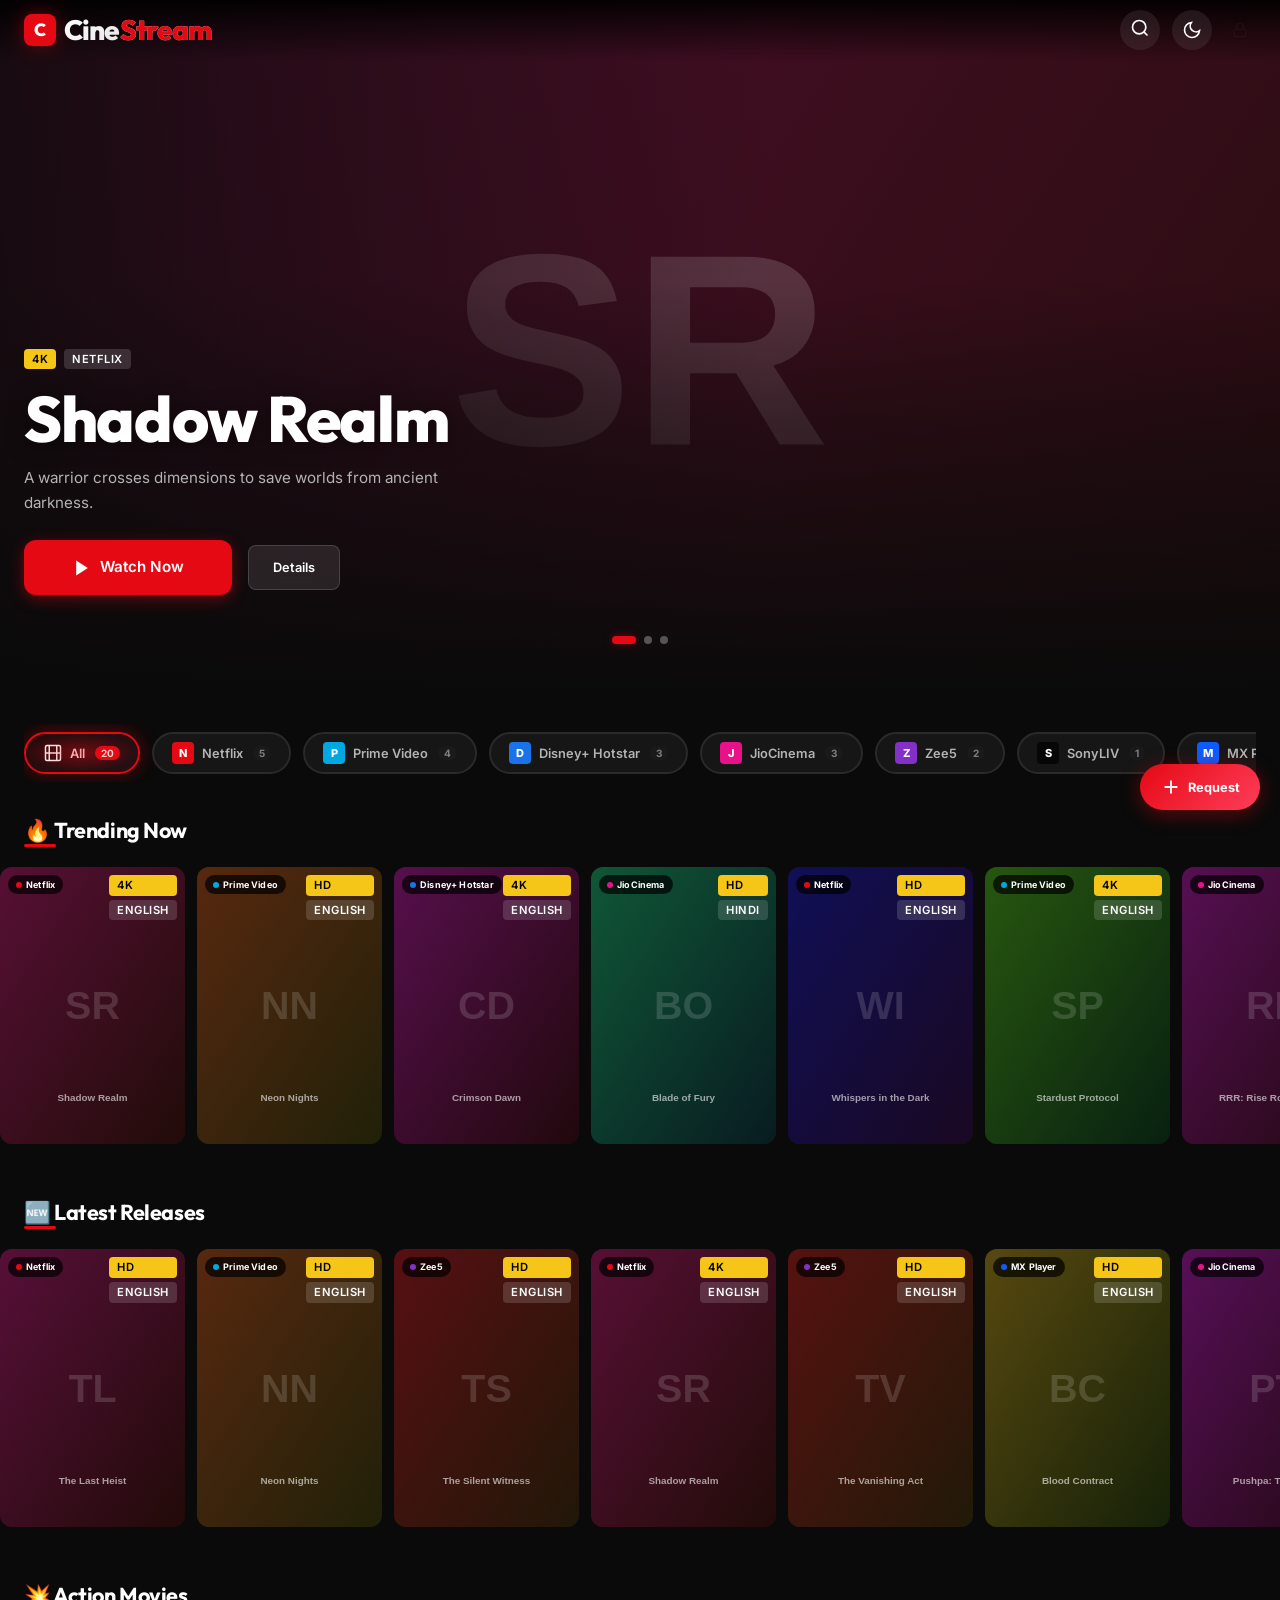
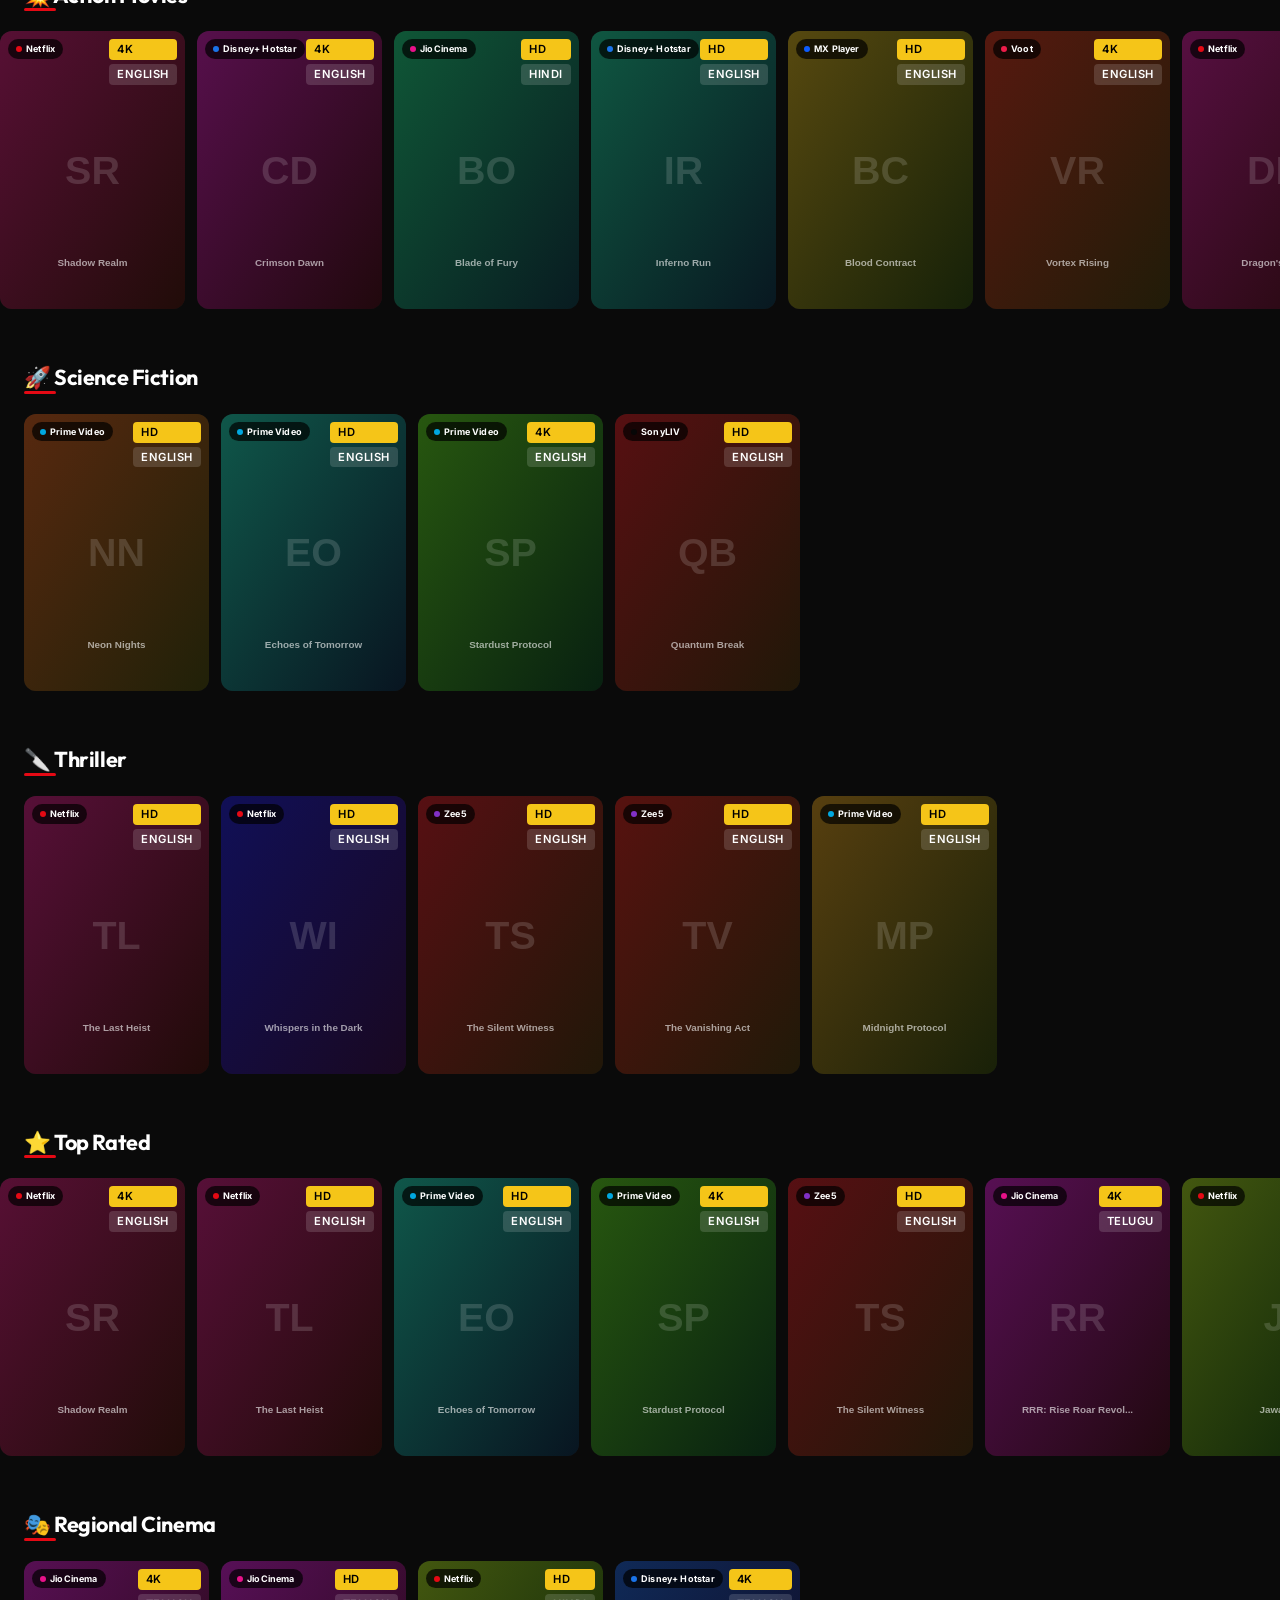
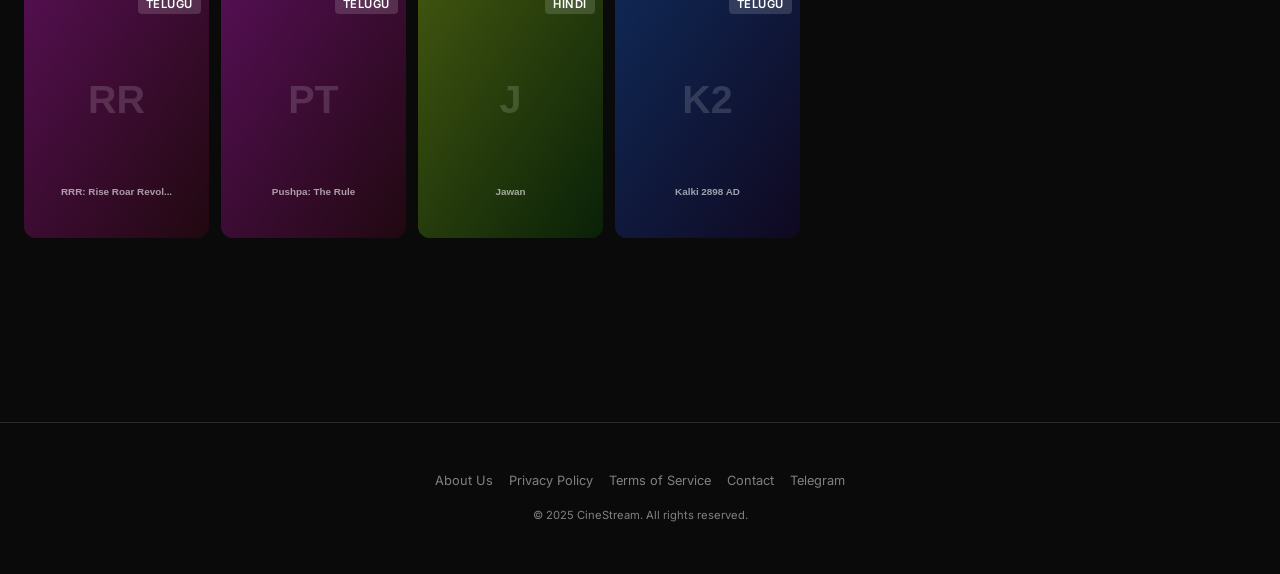
<file: index.html>
<!-- ============================================
     VINX, KEN & ZYNTRI STUDIO
     CineStream — Premium Movie Streaming Platform
     ============================================ -->
<!DOCTYPE html>
<html lang="en">

<head>
  <meta charset="UTF-8">
  <meta name="viewport" content="width=device-width, initial-scale=1.0">
  <title>CineStream — Watch Movies Free | Premium Streaming</title>
  <meta name="description" content="Stream the latest movies for free. No signup required.">
  <meta name="theme-color" content="#0a0a0a">
  <link rel="icon"
    href="data:image/svg+xml,<svg xmlns='http://www.w3.org/2000/svg' viewBox='0 0 32 32'><rect width='32' height='32' rx='6' fill='%23e50914'/><text x='16' y='22' font-size='18' font-weight='bold' text-anchor='middle' fill='white'>C</text></svg>">
  <link rel="stylesheet" href="css/variables.css">
  <link rel="stylesheet" href="css/base.css">
  <link rel="stylesheet" href="css/components.css">
  <link rel="stylesheet" href="css/home.css">
</head>

<body>

  <!-- Maintenance Overlay -->
  <div class="maintenance-overlay" id="maintenanceOverlay" style="display:none">
    <div class="maintenance-overlay__card">
      <svg viewBox="0 0 24 24" fill="none" stroke="currentColor" stroke-width="2"
        style="width:48px;height:48px;color:var(--accent-red);margin-bottom:var(--space-lg)">
        <circle cx="12" cy="12" r="3" />
        <path
          d="M12 1v2M12 21v2M4.22 4.22l1.42 1.42M18.36 18.36l1.42 1.42M1 12h2M21 12h2M4.22 19.78l1.42-1.42M18.36 5.64l1.42-1.42" />
      </svg>
      <h1 style="font-size:var(--fs-2xl);margin-bottom:var(--space-sm)">Under Maintenance</h1>
      <p id="maintenanceMsg" style="color:var(--text-secondary)">We are currently performing maintenance.</p>
    </div>
  </div>

  <!-- Announcement Banner -->
  <div class="announcement-bar" id="announcementBar" style="display:none">
    <p id="announcementMsg"></p>
    <button class="announcement-bar__close"
      onclick="document.getElementById('announcementBar').style.display='none'">✕</button>
  </div>

  <!-- Navbar -->
  <nav class="navbar" id="navbar">
    <a href="index.html" class="navbar__logo" id="navLogo">
      <span class="navbar__logo-icon">C</span>
      <span class="navbar__logo-text">Cine<span class="navbar__logo-accent">Stream</span></span>
    </a>
    <div class="navbar__actions">
      <button class="btn-icon" id="searchBtn" aria-label="Search">
        <svg viewBox="0 0 24 24" fill="none" stroke="currentColor" stroke-width="2">
          <circle cx="11" cy="11" r="8" />
          <path d="m21 21-4.35-4.35" />
        </svg>
      </button>
      <button class="theme-toggle" id="themeToggle" aria-label="Toggle theme">
        <svg class="icon-moon" viewBox="0 0 24 24" fill="none" stroke="currentColor" stroke-width="2">
          <path d="M21 12.79A9 9 0 1 1 11.21 3 7 7 0 0 0 21 12.79z" />
        </svg>
        <svg class="icon-sun" viewBox="0 0 24 24" fill="none" stroke="currentColor" stroke-width="2">
          <circle cx="12" cy="12" r="5" />
          <path
            d="M12 1v2M12 21v2M4.22 4.22l1.42 1.42M18.36 18.36l1.42 1.42M1 12h2M21 12h2M4.22 19.78l1.42-1.42M18.36 5.64l1.42-1.42" />
        </svg>
      </button>
      <a href="admin.html" class="navbar__admin-link" title="Admin">
        <svg viewBox="0 0 24 24" fill="none" stroke="currentColor" stroke-width="2">
          <rect x="3" y="11" width="18" height="11" rx="2" />
          <path d="M7 11V7a5 5 0 0 1 10 0v4" />
        </svg>
      </a>
    </div>
  </nav>

  <!-- Search Overlay -->
  <div class="search-overlay" id="searchOverlay">
    <button class="btn-icon search-overlay__close" id="searchClose">
      <svg viewBox="0 0 24 24" fill="none" stroke="currentColor" stroke-width="2">
        <path d="M18 6 6 18M6 6l12 12" />
      </svg>
    </button>
    <div class="search-overlay__input-wrap">
      <span class="search-overlay__icon"><svg viewBox="0 0 24 24" fill="none" stroke="currentColor" stroke-width="2">
          <circle cx="11" cy="11" r="8" />
          <path d="m21 21-4.35-4.35" />
        </svg></span>
      <input type="text" class="search-overlay__input" id="searchInput" placeholder="Search movies..."
        autocomplete="off">
    </div>
    <div class="search-results" id="searchResults"></div>
  </div>

  <!-- Hero Banner (dynamic) -->
  <section class="hero" id="heroBanner">
    <div class="hero__slides" id="heroSlides"></div>
    <div class="hero__dots" id="heroDots"></div>
  </section>

  <!-- OTT Platform Filter -->
  <section class="ott-filter-bar" id="ottFilterBar">
    <div class="ott-filter-bar__inner">
      <div class="ott-filter-bar__strip" id="ottStrip"></div>
    </div>
  </section>

  <!-- OTT Filtered Results -->
  <section class="ott-results" id="ottFilterSection" style="display:none"></section>

  <!-- Dynamic Sections (rendered from admin config) -->
  <div class="categories-wrap" id="categoriesWrap"></div>

  <!-- Footer (dynamic) -->
  <footer class="site-footer" id="siteFooter">
    <div class="site-footer__links" id="footerLinks"></div>
    <p class="site-footer__text" id="footerText"></p>
  </footer>

  <!-- Bottom Navigation (Mobile) -->
  <nav class="bottom-nav" id="bottomNav">
    <button class="bottom-nav__item active" data-page="home">
      <svg viewBox="0 0 24 24" fill="none" stroke="currentColor" stroke-width="2">
        <path d="m3 9 9-7 9 7v11a2 2 0 0 1-2 2H5a2 2 0 0 1-2-2z" />
        <polyline points="9 22 9 12 15 12 15 22" />
      </svg>
      <span class="bottom-nav__label">Home</span>
    </button>
    <button class="bottom-nav__item" data-page="series">
      <svg viewBox="0 0 24 24" fill="none" stroke="currentColor" stroke-width="2">
        <rect x="2" y="7" width="20" height="15" rx="2" />
        <polyline points="17 2 12 7 7 2" />
      </svg>
      <span class="bottom-nav__label">Series</span>
    </button>
    <button class="bottom-nav__item" data-page="movies">
      <svg viewBox="0 0 24 24" fill="none" stroke="currentColor" stroke-width="2">
        <rect x="2" y="2" width="20" height="20" rx="2" />
        <path d="M7 2v20M17 2v20M2 12h20M2 7h5M2 17h5M17 7h5M17 17h5" />
      </svg>
      <span class="bottom-nav__label">Movies</span>
    </button>
    <button class="bottom-nav__item" data-page="categories">
      <svg viewBox="0 0 24 24" fill="none" stroke="currentColor" stroke-width="2">
        <rect x="3" y="3" width="7" height="7" />
        <rect x="14" y="3" width="7" height="7" />
        <rect x="3" y="14" width="7" height="7" />
        <rect x="14" y="14" width="7" height="7" />
      </svg>
      <span class="bottom-nav__label">Categories</span>
    </button>
    <button class="bottom-nav__item" data-page="settings">
      <svg viewBox="0 0 24 24" fill="none" stroke="currentColor" stroke-width="2">
        <circle cx="12" cy="12" r="3" />
        <path
          d="M12 1v2M12 21v2M4.22 4.22l1.42 1.42M18.36 18.36l1.42 1.42M1 12h2M21 12h2M4.22 19.78l1.42-1.42M18.36 5.64l1.42-1.42" />
      </svg>
      <span class="bottom-nav__label">Settings</span>
    </button>
  </nav>

  <!-- Request Movie FAB -->
  <button class="request-fab" id="requestFab" onclick="openRequestModal()" title="Request a Movie">
    <svg viewBox="0 0 24 24" fill="none" stroke="currentColor" stroke-width="2" width="22" height="22">
      <path d="M12 5v14M5 12h14" />
    </svg>
    <span>Request</span>
  </button>

  <!-- Request Movie Modal -->
  <div class="request-modal-overlay" id="requestModal">
    <div class="request-modal">
      <button class="request-modal__close" onclick="closeRequestModal()">
        <svg viewBox="0 0 24 24" fill="none" stroke="currentColor" stroke-width="2" width="20" height="20">
          <path d="M18 6 6 18M6 6l12 12" />
        </svg>
      </button>
      <div class="request-modal__header">
        <svg viewBox="0 0 24 24" fill="none" stroke="currentColor" stroke-width="2"
          style="width:28px;height:28px;color:var(--accent-red)">
          <rect x="2" y="2" width="20" height="20" rx="2" />
          <path d="M7 2v20M17 2v20M2 12h20" />
        </svg>
        <h2>Request a Movie</h2>
        <p class="request-modal__subtitle">Can't find a movie? Let us know and we'll try to add it!</p>
      </div>
      <form id="requestForm" onsubmit="submitRequest(event)" autocomplete="off">
        <!-- Honeypot (hidden anti-bot field) -->
        <div style="position:absolute;left:-9999px;opacity:0;height:0;overflow:hidden" aria-hidden="true">
          <input type="text" name="website" id="reqHoneypot" tabindex="-1" autocomplete="off">
        </div>
        <div class="request-form__group">
          <label class="request-form__label">Movie Name <span class="required">*</span></label>
          <input type="text" id="reqMovieName" class="request-form__input" placeholder="e.g. Inception" required
            minlength="3" maxlength="120">
        </div>
        <div class="request-form__row">
          <div class="request-form__group">
            <label class="request-form__label">Language</label>
            <select id="reqLanguage" class="request-form__input">
              <option value="">Select</option>
              <option>Hindi</option>
              <option>English</option>
              <option>Tamil</option>
              <option>Telugu</option>
              <option>Malayalam</option>
              <option>Kannada</option>
              <option>Bengali</option>
              <option>Marathi</option>
              <option>Punjabi</option>
              <option>Korean</option>
              <option>Japanese</option>
              <option>Other</option>
            </select>
          </div>
          <div class="request-form__group">
            <label class="request-form__label">OTT Platform</label>
            <select id="reqPlatform" class="request-form__input">
              <option value="">Any / Unknown</option>
            </select>
          </div>
        </div>
        <div class="request-form__row">
          <div class="request-form__group">
            <label class="request-form__label">Year</label>
            <input type="number" id="reqYear" class="request-form__input" placeholder="e.g. 2024" min="1900" max="2030">
          </div>
          <div class="request-form__group">
            <label class="request-form__label">Email (optional)</label>
            <input type="email" id="reqEmail" class="request-form__input" placeholder="Get notified when added">
          </div>
        </div>
        <div class="request-form__group">
          <label class="request-form__label">Additional Notes</label>
          <textarea id="reqNotes" class="request-form__input request-form__textarea"
            placeholder="Any specific details..." rows="3" maxlength="500"></textarea>
        </div>
        <div class="request-form__footer">
          <button type="submit" class="btn btn-primary request-form__submit" id="reqSubmitBtn">
            <svg viewBox="0 0 24 24" fill="none" stroke="currentColor" stroke-width="2" width="18" height="18">
              <path d="M22 2 11 13M22 2l-7 20-4-9-9-4 20-7z" />
            </svg>
            Submit Request
          </button>
          <p class="request-form__note">No login required • Max 1 request per 30 seconds</p>
        </div>
        <div class="request-form__message" id="reqMessage" style="display:none"></div>
      </form>
    </div>
  </div>

  <script src="js/data.js"></script>
  <script src="js/utils.js"></script>
  <script src="js/home.js"></script>
</body>

</html>
</file>
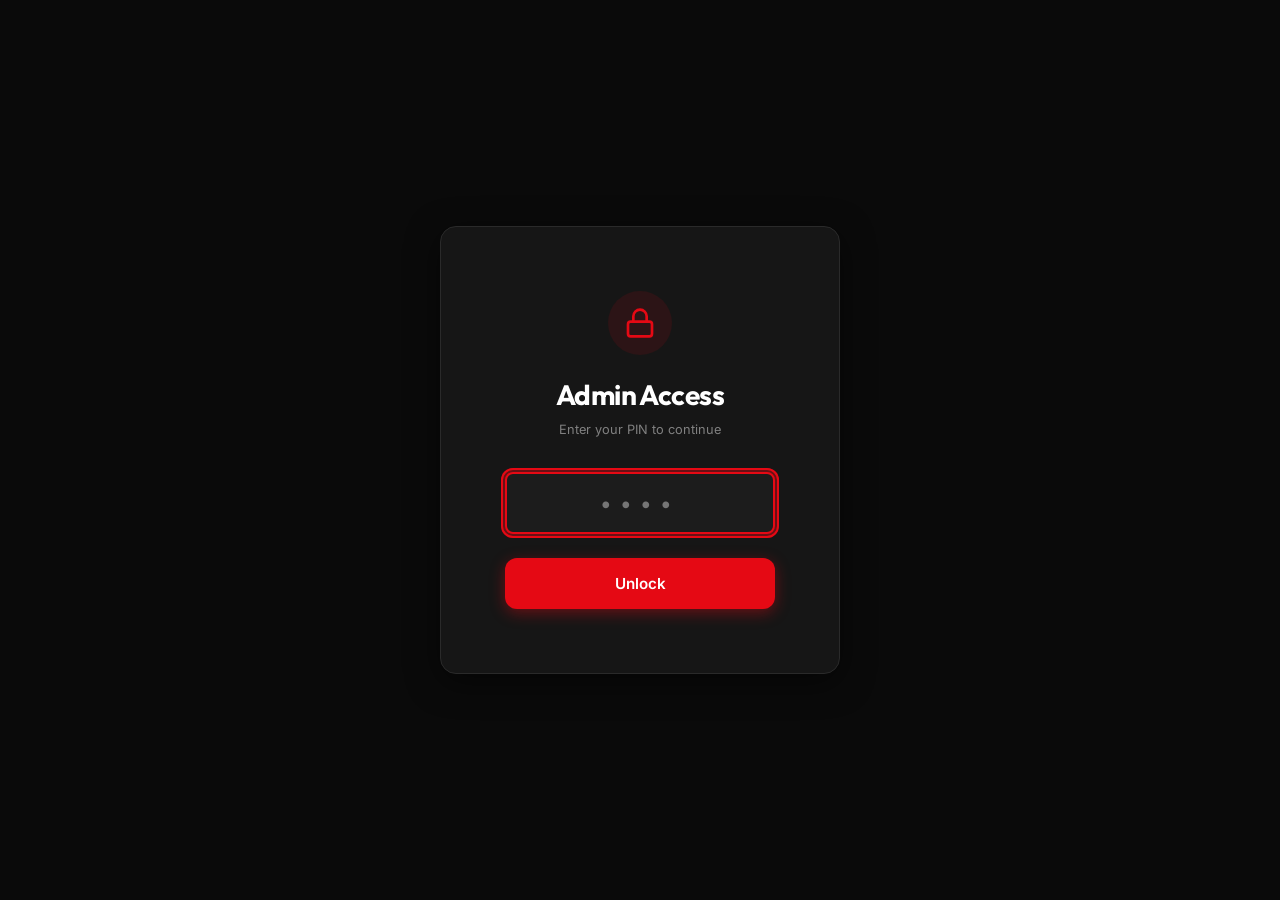
<file: admin.html>
<!-- ============================================
     VINX, KEN & ZYNTRI STUDIO
     CineStream — Admin Panel
     ============================================ -->
<!DOCTYPE html>
<html lang="en">

<head>
    <meta charset="UTF-8">
    <meta name="viewport" content="width=device-width, initial-scale=1.0">
    <title>Admin Panel — CineStream</title>
    <meta name="robots" content="noindex,nofollow">
    <meta name="theme-color" content="#0a0a0a">
    <link rel="icon"
        href="data:image/svg+xml,<svg xmlns='http://www.w3.org/2000/svg' viewBox='0 0 32 32'><rect width='32' height='32' rx='6' fill='%23e50914'/><text x='16' y='22' font-size='18' font-weight='bold' text-anchor='middle' fill='white'>C</text></svg>">
    <link rel="stylesheet" href="css/variables.css">
    <link rel="stylesheet" href="css/base.css">
    <link rel="stylesheet" href="css/components.css">
    <link rel="stylesheet" href="css/admin.css">
</head>

<body>
    <!-- PIN Gate -->
    <div class="admin-gate" id="adminGate">
        <div class="admin-gate__card">
            <div class="admin-gate__icon">
                <svg viewBox="0 0 24 24" fill="none" stroke="currentColor" stroke-width="2">
                    <rect x="3" y="11" width="18" height="11" rx="2" />
                    <path d="M7 11V7a5 5 0 0 1 10 0v4" />
                </svg>
            </div>
            <h2 class="admin-gate__title">Admin Access</h2>
            <p class="admin-gate__sub">Enter your PIN to continue</p>
            <p class="admin-gate__error" id="pinError">Incorrect PIN. Try again.</p>
            <input type="password" class="admin-gate__input" id="pinInput" maxlength="6" placeholder="••••" autofocus>
            <button class="btn btn-primary btn-lg" style="width:100%" onclick="verifyPin()">Unlock</button>
        </div>
    </div>

    <!-- Admin Dashboard -->
    <div class="admin-layout" id="adminDash" style="display:none">
        <button class="admin-mobile-toggle" id="sidebarToggle"
            onclick="document.getElementById('adminSidebar').classList.toggle('open')">
            <svg viewBox="0 0 24 24" fill="none" stroke="currentColor" stroke-width="2" width="20" height="20">
                <path d="M3 12h18M3 6h18M3 18h18" />
            </svg>
        </button>

        <!-- Sidebar -->
        <aside class="admin-sidebar" id="adminSidebar">
            <div class="admin-sidebar__logo"><span class="admin-sidebar__logo-icon">C</span><span>CineStream</span>
            </div>
            <div class="admin-nav">
                <button class="admin-nav__item active" data-tab="dashboard" onclick="switchTab('dashboard')"><svg
                        viewBox="0 0 24 24" fill="none" stroke="currentColor" stroke-width="2">
                        <rect x="3" y="3" width="7" height="7" />
                        <rect x="14" y="3" width="7" height="7" />
                        <rect x="3" y="14" width="7" height="7" />
                        <rect x="14" y="14" width="7" height="7" />
                    </svg>Dashboard</button>
                <button class="admin-nav__item" data-tab="builder" onclick="switchTab('builder')"><svg
                        viewBox="0 0 24 24" fill="none" stroke="currentColor" stroke-width="2">
                        <rect x="3" y="3" width="18" height="18" rx="2" />
                        <path d="M3 9h18M9 21V9" />
                    </svg>Homepage Builder</button>
                <button class="admin-nav__item" data-tab="banners" onclick="switchTab('banners')"><svg
                        viewBox="0 0 24 24" fill="none" stroke="currentColor" stroke-width="2">
                        <rect x="2" y="4" width="20" height="16" rx="2" />
                        <path d="m6 12 4-4 4 4 4-4" />
                    </svg>Hero Banners</button>
                <button class="admin-nav__item" data-tab="movies" onclick="switchTab('movies')"><svg viewBox="0 0 24 24"
                        fill="none" stroke="currentColor" stroke-width="2">
                        <rect x="2" y="2" width="20" height="20" rx="2" />
                        <path d="M7 2v20M17 2v20M2 12h20" />
                    </svg>Movies</button>
                <button class="admin-nav__item" data-tab="categories" onclick="switchTab('categories')"><svg
                        viewBox="0 0 24 24" fill="none" stroke="currentColor" stroke-width="2">
                        <path
                            d="M4 20h16a2 2 0 0 0 2-2V8a2 2 0 0 0-2-2h-7.93a2 2 0 0 1-1.66-.9l-.82-1.2A2 2 0 0 0 7.93 3H4a2 2 0 0 0-2 2v13c0 1.1.9 2 2 2Z" />
                    </svg>Categories</button>
                <button class="admin-nav__item" data-tab="ott" onclick="switchTab('ott')"><svg viewBox="0 0 24 24"
                        fill="none" stroke="currentColor" stroke-width="2">
                        <rect x="2" y="7" width="20" height="15" rx="2" />
                        <polyline points="17 2 12 7 7 2" />
                    </svg>OTT Platforms</button>
                <button class="admin-nav__item" data-tab="theme" onclick="switchTab('theme')"><svg viewBox="0 0 24 24"
                        fill="none" stroke="currentColor" stroke-width="2">
                        <circle cx="12" cy="12" r="10" />
                        <path d="M12 2a7 7 0 0 0 0 20 4 4 0 0 0 0-8 4 4 0 0 1 0-8" />
                        <circle cx="12" cy="8" r="1.5" fill="currentColor" />
                    </svg>Theme</button>
                <button class="admin-nav__item" data-tab="settings" onclick="switchTab('settings')"><svg
                        viewBox="0 0 24 24" fill="none" stroke="currentColor" stroke-width="2">
                        <circle cx="12" cy="12" r="3" />
                        <path
                            d="M12 1v2M12 21v2M4.22 4.22l1.42 1.42M18.36 18.36l1.42 1.42M1 12h2M21 12h2M4.22 19.78l1.42-1.42M18.36 5.64l1.42-1.42" />
                    </svg>Settings</button>
                <button class="admin-nav__item" data-tab="seo" onclick="switchTab('seo')"><svg viewBox="0 0 24 24"
                        fill="none" stroke="currentColor" stroke-width="2">
                        <circle cx="11" cy="11" r="8" />
                        <path d="m21 21-4.35-4.35" />
                    </svg>SEO</button>
                <button class="admin-nav__item" data-tab="player" onclick="switchTab('player')"><svg viewBox="0 0 24 24"
                        fill="none" stroke="currentColor" stroke-width="2">
                        <polygon points="5,3 19,12 5,21" />
                    </svg>Player</button>
                <button class="admin-nav__item" data-tab="pages" onclick="switchTab('pages')"><svg viewBox="0 0 24 24"
                        fill="none" stroke="currentColor" stroke-width="2">
                        <path d="M14 2H6a2 2 0 0 0-2 2v16a2 2 0 0 0 2 2h12a2 2 0 0 0 2-2V8z" />
                        <polyline points="14 2 14 8 20 8" />
                    </svg>Pages</button>
                <button class="admin-nav__item" data-tab="analytics" onclick="switchTab('analytics')"><svg
                        viewBox="0 0 24 24" fill="none" stroke="currentColor" stroke-width="2">
                        <path d="M18 20V10M12 20V4M6 20v-6" />
                    </svg>Analytics</button>
                <button class="admin-nav__item" data-tab="ads" onclick="switchTab('ads')"><svg viewBox="0 0 24 24"
                        fill="none" stroke="currentColor" stroke-width="2">
                        <rect x="2" y="3" width="20" height="14" rx="2" />
                        <path d="M8 21h8M12 17v4" />
                    </svg>Ads Manager</button>
                <button class="admin-nav__item" data-tab="requests" onclick="switchTab('requests')"><svg
                        viewBox="0 0 24 24" fill="none" stroke="currentColor" stroke-width="2">
                        <path d="M21 15a2 2 0 0 1-2 2H7l-4 4V5a2 2 0 0 1 2-2h14a2 2 0 0 1 2 2z" />
                    </svg>Requests</button>
                <button class="admin-nav__item" data-tab="security" onclick="switchTab('security')"><svg
                        viewBox="0 0 24 24" fill="none" stroke="currentColor" stroke-width="2">
                        <path d="M12 22s8-4 8-10V5l-8-3-8 3v7c0 6 8 10 8 10z" />
                    </svg>Security</button>
                <a href="index.html" class="admin-nav__item admin-nav__back"><svg viewBox="0 0 24 24" fill="none"
                        stroke="currentColor" stroke-width="2">
                        <path d="m12 19-7-7 7-7" />
                        <path d="M19 12H5" />
                    </svg>Back to Site</a>
            </div>
        </aside>

        <main class="admin-main">
            <!-- ═══ Dashboard ═══ -->
            <div class="admin-tab" id="tab-dashboard">
                <div class="admin-header">
                    <h1 class="admin-header__title">Dashboard</h1>
                </div>
                <div class="stats-grid" id="statsGrid"></div>
                <div class="admin-table-wrap">
                    <div class="admin-table-header">
                        <h3>Recent Movies</h3>
                    </div>
                    <table class="admin-table">
                        <thead>
                            <tr>
                                <th>Poster</th>
                                <th>Title</th>
                                <th>Category</th>
                                <th>Platform</th>
                                <th>Status</th>
                            </tr>
                        </thead>
                        <tbody id="recentMoviesBody"></tbody>
                    </table>
                </div>
            </div>

            <!-- ═══ Homepage Builder ═══ -->
            <div class="admin-tab" id="tab-builder" style="display:none">
                <div class="admin-header">
                    <h1 class="admin-header__title">Homepage Builder</h1>
                    <button class="btn btn-primary" onclick="openSectionModal()">+ Add Section</button>
                </div>
                <p style="color:var(--text-muted);margin-bottom:var(--space-lg)">Drag sections up/down to reorder.
                    Toggle visibility to enable/disable.</p>
                <div class="section-builder-list" id="sectionBuilderList"></div>
            </div>

            <!-- ═══ Hero Banners ═══ -->
            <div class="admin-tab" id="tab-banners" style="display:none">
                <div class="admin-header">
                    <h1 class="admin-header__title">Hero Banners</h1>
                    <button class="btn btn-primary" onclick="openBannerModal()">+ Add Banner</button>
                </div>
                <div class="admin-card" style="margin-bottom:var(--space-xl)">
                    <h3 style="margin-bottom:var(--space-md)">Hero Settings</h3>
                    <div style="display:flex;gap:var(--space-xl);align-items:center;flex-wrap:wrap">
                        <label class="form-switch"><input type="checkbox" id="heroEnabled"
                                onchange="saveHeroSettings()"><span class="form-switch__track"><span
                                    class="form-switch__thumb"></span></span><span class="form-switch__label">Hero
                                Enabled</span></label>
                        <label class="form-switch"><input type="checkbox" id="heroAutoSlide"
                                onchange="saveHeroSettings()"><span class="form-switch__track"><span
                                    class="form-switch__thumb"></span></span><span
                                class="form-switch__label">Auto-Slide</span></label>
                        <div class="form-group" style="margin:0"><label>Speed (ms)</label><input class="form-control"
                                type="number" id="heroSpeed" value="5000" min="1000" max="15000" step="500"
                                style="width:120px" onchange="saveHeroSettings()"></div>
                    </div>
                </div>
                <div id="bannersList"></div>
            </div>

            <!-- ═══ Movies ═══ -->
            <div class="admin-tab" id="tab-movies" style="display:none">
                <div class="admin-header">
                    <h1 class="admin-header__title">Manage Movies</h1>
                    <button class="btn btn-primary" onclick="openMovieModal()">+ Add Movie</button>
                </div>
                <div class="admin-table-wrap">
                    <table class="admin-table">
                        <thead>
                            <tr>
                                <th>Poster</th>
                                <th>Title</th>
                                <th>Category</th>
                                <th>Platform</th>
                                <th>Quality</th>
                                <th>Priority</th>
                                <th>Status</th>
                                <th>Featured</th>
                                <th>Actions</th>
                            </tr>
                        </thead>
                        <tbody id="moviesTableBody"></tbody>
                    </table>
                </div>
            </div>

            <!-- ═══ Categories ═══ -->
            <div class="admin-tab" id="tab-categories" style="display:none">
                <div class="admin-header">
                    <h1 class="admin-header__title">Categories</h1>
                    <div style="display:flex;gap:var(--space-sm)"><input type="text" class="form-control"
                            id="newCatInput" placeholder="New category" style="width:200px"><button
                            class="btn btn-primary" onclick="addCat()">Add</button></div>
                </div>
                <div class="admin-table-wrap">
                    <table class="admin-table">
                        <thead>
                            <tr>
                                <th>Name</th>
                                <th>Movies</th>
                                <th>Actions</th>
                            </tr>
                        </thead>
                        <tbody id="catsTableBody"></tbody>
                    </table>
                </div>
            </div>

            <!-- ═══ OTT Platforms ═══ -->
            <div class="admin-tab" id="tab-ott" style="display:none">
                <div class="admin-header">
                    <h1 class="admin-header__title">OTT Platforms</h1>
                    <button class="btn btn-primary" onclick="openOTTModal()">Add Platform</button>
                </div>
                <div class="admin-table-wrap">
                    <table class="admin-table">
                        <thead>
                            <tr>
                                <th>Icon</th>
                                <th>Name</th>
                                <th>Logo</th>
                                <th>Color</th>
                                <th>Actions</th>
                            </tr>
                        </thead>
                        <tbody id="ottTableBody"></tbody>
                    </table>
                </div>
            </div>

            <!-- ═══ Theme ═══ -->
            <div class="admin-tab" id="tab-theme" style="display:none">
                <div class="admin-header">
                    <h1 class="admin-header__title">Theme Customization</h1>
                </div>
                <div class="admin-card">
                    <div class="form-row">
                        <div class="form-group"><label>Primary Color</label><input class="form-control" type="color"
                                id="tPrimary" value="#e50914"></div>
                        <div class="form-group"><label>Accent Color</label><input class="form-control" type="color"
                                id="tAccent" value="#ff3d5a"></div>
                        <div class="form-group"><label>Background Color</label><input class="form-control" type="color"
                                id="tBg" value="#0a0a0a"></div>
                    </div>
                    <div class="form-row">
                        <div class="form-group"><label>Card Radius (px)</label><input class="form-control" type="range"
                                id="tRadius" min="0" max="24" value="12"><span id="tRadiusVal"
                                style="color:var(--text-muted);font-size:var(--fs-sm)">12px</span></div>
                        <div class="form-group"><label>Glass Blur (px)</label><input class="form-control" type="range"
                                id="tGlass" min="0" max="40" value="20"><span id="tGlassVal"
                                style="color:var(--text-muted);font-size:var(--fs-sm)">20px</span></div>
                    </div>
                    <div class="form-row">
                        <div class="form-group"><label>Font Family</label>
                            <select class="form-control" id="tFont">
                                <option value="Inter">Inter</option>
                                <option value="Outfit">Outfit</option>
                                <option value="Roboto">Roboto</option>
                                <option value="Poppins">Poppins</option>
                                <option value="Montserrat">Montserrat</option>
                                <option value="Open Sans">Open Sans</option>
                            </select>
                        </div>
                        <div class="form-group"><label>Dark Mode</label><label class="form-switch"><input
                                    type="checkbox" id="tDarkMode" checked><span class="form-switch__track"><span
                                        class="form-switch__thumb"></span></span><span
                                    class="form-switch__label">Enabled</span></label></div>
                    </div>
                    <div style="display:flex;gap:var(--space-sm);margin-top:var(--space-lg)">
                        <button class="btn btn-primary" onclick="saveTheme()">Save Theme</button>
                        <button class="btn btn-secondary" onclick="resetTheme()">Reset to Default</button>
                    </div>
                </div>
            </div>

            <!-- ═══ Settings ═══ -->
            <div class="admin-tab" id="tab-settings" style="display:none">
                <div class="admin-header">
                    <h1 class="admin-header__title">Global Settings</h1>
                </div>
                <div class="admin-card">
                    <h3 style="margin-bottom:var(--space-md)">Site Info</h3>
                    <div class="form-group"><label>Website Name</label><input class="form-control" id="sSiteName"
                            placeholder="CineStream"></div>
                    <div class="form-row">
                        <div class="form-group"><label>Logo URL</label><input class="form-control" id="sLogoUrl"
                                placeholder="https://..."></div>
                        <div class="form-group"><label>Favicon URL</label><input class="form-control" id="sFavicon"
                                placeholder="https://..."></div>
                    </div>
                    <div class="form-group"><label>Footer Text</label><input class="form-control" id="sFooter"
                            placeholder="© 2025 CineStream"></div>
                    <div class="form-group"><label>Telegram Channel</label><input class="form-control" id="sTelegram"
                            placeholder="https://t.me/..."></div>
                    <h3 style="margin:var(--space-xl) 0 var(--space-md)">Social Links</h3>
                    <div class="form-row">
                        <div class="form-group"><label>Twitter/X</label><input class="form-control" id="sSocialTwitter"
                                placeholder="https://..."></div>
                        <div class="form-group"><label>Instagram</label><input class="form-control" id="sSocialInsta"
                                placeholder="https://..."></div>
                        <div class="form-group"><label>YouTube</label><input class="form-control" id="sSocialYT"
                                placeholder="https://..."></div>
                    </div>
                    <h3 style="margin:var(--space-xl) 0 var(--space-md)">Maintenance & Announcements</h3>
                    <div class="form-row">
                        <div class="form-group"><label>Maintenance Mode</label><label class="form-switch"><input
                                    type="checkbox" id="sMaintenance"><span class="form-switch__track"><span
                                        class="form-switch__thumb"></span></span><span
                                    class="form-switch__label">Enabled</span></label></div>
                        <div class="form-group"><label>Announcement</label><label class="form-switch"><input
                                    type="checkbox" id="sAnnounce"><span class="form-switch__track"><span
                                        class="form-switch__thumb"></span></span><span
                                    class="form-switch__label">Enabled</span></label></div>
                    </div>
                    <div class="form-group"><label>Maintenance Message</label><textarea class="form-control"
                            id="sMaintenanceMsg" rows="2"></textarea></div>
                    <div class="form-group"><label>Announcement Message</label><textarea class="form-control"
                            id="sAnnounceMsg" rows="2"></textarea></div>
                    <div class="form-group"><label>Announcement Type</label><select class="form-control"
                            id="sAnnounceType">
                            <option value="info">Info</option>
                            <option value="warning">Warning</option>
                            <option value="success">Success</option>
                        </select></div>
                    <button class="btn btn-primary" style="margin-top:var(--space-md)" onclick="saveSettings()">Save
                        Settings</button>
                </div>
            </div>

            <!-- ═══ SEO ═══ -->
            <div class="admin-tab" id="tab-seo" style="display:none">
                <div class="admin-header">
                    <h1 class="admin-header__title">SEO Manager</h1>
                </div>
                <div class="admin-card">
                    <div class="form-group"><label>Meta Title</label><input class="form-control" id="seoTitle"></div>
                    <div class="form-group"><label>Meta Description</label><textarea class="form-control" id="seoDesc"
                            rows="3"></textarea></div>
                    <div class="form-group"><label>Open Graph Image URL</label><input class="form-control" id="seoOg"
                            placeholder="https://..."></div>
                    <button class="btn btn-primary" style="margin-top:var(--space-md)" onclick="saveSEO()">Save
                        SEO</button>
                </div>
            </div>

            <!-- ═══ Player ═══ -->
            <div class="admin-tab" id="tab-player" style="display:none">
                <div class="admin-header">
                    <h1 class="admin-header__title">Player Control</h1>
                </div>
                <div class="admin-card">
                    <div style="display:flex;gap:var(--space-xl);flex-wrap:wrap;margin-bottom:var(--space-lg)">
                        <label class="form-switch"><input type="checkbox" id="pEmbed" checked><span
                                class="form-switch__track"><span class="form-switch__thumb"></span></span><span
                                class="form-switch__label">Enable Telegram Embed</span></label>
                        <label class="form-switch"><input type="checkbox" id="pLoading" checked><span
                                class="form-switch__track"><span class="form-switch__thumb"></span></span><span
                                class="form-switch__label">Loading Animation</span></label>
                    </div>
                    <div class="form-group"><label>Pre-Play Warning Text</label><textarea class="form-control"
                            id="pWarning" rows="2" placeholder="Optional message shown before playback"></textarea>
                    </div>
                    <div class="form-group"><label>Fallback Error Message</label><textarea class="form-control"
                            id="pFallback" rows="2" placeholder="Message when video is unavailable"></textarea></div>
                    <button class="btn btn-primary" style="margin-top:var(--space-md)" onclick="savePlayerCfg()">Save
                        Player Settings</button>
                </div>
            </div>

            <!-- ═══ Pages ═══ -->
            <div class="admin-tab" id="tab-pages" style="display:none">
                <div class="admin-header">
                    <h1 class="admin-header__title">Custom Pages</h1>
                    <button class="btn btn-primary" onclick="openPageModal()">+ New Page</button>
                </div>
                <div class="admin-table-wrap">
                    <table class="admin-table">
                        <thead>
                            <tr>
                                <th>Title</th>
                                <th>Slug</th>
                                <th>Status</th>
                                <th>Actions</th>
                            </tr>
                        </thead>
                        <tbody id="pagesTableBody"></tbody>
                    </table>
                </div>
            </div>

            <!-- ═══ Analytics ═══ -->
            <div class="admin-tab" id="tab-analytics" style="display:none">
                <div class="admin-header">
                    <h1 class="admin-header__title">Analytics</h1>
                </div>
                <div class="stats-grid" id="analyticsStats"></div>
                <div class="admin-table-wrap" style="margin-top:var(--space-xl)">
                    <div class="admin-table-header">
                        <h3>Most Watched Movies</h3>
                    </div>
                    <table class="admin-table">
                        <thead>
                            <tr>
                                <th>Poster</th>
                                <th>Title</th>
                                <th>Views</th>
                            </tr>
                        </thead>
                        <tbody id="mostWatchedBody"></tbody>
                    </table>
                </div>
            </div>

            <!-- ═══ Ads Manager ═══ -->
            <div class="admin-tab" id="tab-ads" style="display:none">
                <div class="admin-header">
                    <h1 class="admin-header__title">Ads Manager</h1>
                    <button class="btn btn-primary" onclick="openAdModal()">+ Add Ad</button>
                </div>
                <div class="stats-grid" id="adsStats"></div>
                <div class="admin-table-wrap">
                    <div class="admin-table-header">
                        <h3>All Advertisements</h3>
                    </div>
                    <table class="admin-table">
                        <thead>
                            <tr>
                                <th>Type</th>
                                <th>Position</th>
                                <th>Frequency</th>
                                <th>Status</th>
                                <th>Created</th>
                                <th>Actions</th>
                            </tr>
                        </thead>
                        <tbody id="adsTableBody"></tbody>
                    </table>
                </div>
            </div>

            <!-- ═══ Movie Requests Manager ═══ -->
            <div class="admin-tab" id="tab-requests" style="display:none">
                <div class="admin-tab-header">
                    <h2>Movie Requests</h2>
                </div>
                <div class="stats-grid" id="reqStats"></div>
                <div class="admin-card" style="margin-top:var(--space-lg)">
                    <div
                        style="display:flex;align-items:center;gap:var(--space-sm);flex-wrap:wrap;margin-bottom:var(--space-md)">
                        <button class="btn btn-secondary req-filter active" data-status="all"
                            onclick="filterRequests('all')">All</button>
                        <button class="btn btn-secondary req-filter" data-status="pending"
                            onclick="filterRequests('pending')">⏳ Pending</button>
                        <button class="btn btn-secondary req-filter" data-status="added"
                            onclick="filterRequests('added')">✅ Added</button>
                        <button class="btn btn-secondary req-filter" data-status="rejected"
                            onclick="filterRequests('rejected')">❌ Rejected</button>
                        <div style="flex:1"></div>
                        <input type="text" id="reqSearchInput" class="form-input" placeholder="Search by movie..."
                            style="max-width:220px;font-size:var(--fs-sm)" oninput="filterRequests()">
                    </div>
                    <table class="admin-table">
                        <thead>
                            <tr>
                                <th>Movie</th>
                                <th>Language</th>
                                <th>Platform</th>
                                <th>Status</th>
                                <th>Date</th>
                                <th>Actions</th>
                            </tr>
                        </thead>
                        <tbody id="reqTableBody"></tbody>
                    </table>
                </div>
            </div>

            <!-- ═══ Security ═══ -->
            <div class="admin-tab" id="tab-security" style="display:none">
                <div class="admin-header">
                    <h1 class="admin-header__title">Security Settings</h1>
                </div>
                <div class="admin-card" style="max-width:500px">
                    <h3 style="margin-bottom:var(--space-md)">Change Admin PIN</h3>
                    <div class="form-group"><label>Current PIN</label><input class="form-control" type="password"
                            id="secCurrentPin" maxlength="6"></div>
                    <div class="form-group"><label>New PIN</label><input class="form-control" type="password"
                            id="secNewPin" maxlength="6"></div>
                    <div class="form-group"><label>Confirm New PIN</label><input class="form-control" type="password"
                            id="secConfirmPin" maxlength="6"></div>
                    <button class="btn btn-primary" onclick="changePin()">Change PIN</button>
                    <h3 style="margin:var(--space-2xl) 0 var(--space-md)">Data Management</h3>
                    <div style="display:flex;gap:var(--space-sm);flex-wrap:wrap">
                        <button class="btn btn-secondary" onclick="exportData()">Export All Data</button>
                        <button class="btn btn-secondary"
                            onclick="document.getElementById('importFileInput').click()">Import Data</button>
                        <input type="file" id="importFileInput" accept=".json" style="display:none"
                            onchange="importData(event)">
                        <button class="btn btn-secondary" style="border-color:var(--accent-red);color:var(--accent-red)"
                            onclick="resetAllData()">Reset All Data</button>
                    </div>
                </div>
            </div>
        </main>
    </div>

    <!-- ═══ MODALS ═══ -->

    <!-- Movie Modal -->
    <div class="admin-modal-overlay" id="movieModal">
        <div class="admin-modal">
            <div class="admin-modal__header">
                <h3 id="movieModalTitle">Add Movie</h3><button class="btn-icon" onclick="closeMovieModal()"><svg
                        viewBox="0 0 24 24" fill="none" stroke="currentColor" stroke-width="2">
                        <path d="M18 6 6 18M6 6l12 12" />
                    </svg></button>
            </div>
            <div class="admin-modal__body">
                <input type="hidden" id="editMovieId">
                <div class="form-group"><label>Title *</label><input class="form-control" id="fTitle" required></div>
                <div class="form-group"><label>Description</label><textarea class="form-control" id="fDesc"
                        rows="3"></textarea></div>
                <div class="form-row">
                    <div class="form-group"><label>Category *</label><select class="form-control"
                            id="fCategory"></select></div>
                    <div class="form-group"><label>Language</label><input class="form-control" id="fLang"
                            placeholder="English"></div>
                </div>
                <div class="form-row">
                    <div class="form-group"><label>Quality</label><select class="form-control" id="fQuality">
                            <option value="HD">HD</option>
                            <option value="4K">4K</option>
                            <option value="1080p">1080p</option>
                            <option value="720p">720p</option>
                            <option value="CAM">CAM</option>
                        </select></div>
                    <div class="form-group"><label>Year</label><input class="form-control" id="fYear" type="number"
                            placeholder="2025"></div>
                </div>
                <div class="form-row">
                    <div class="form-group"><label>OTT Platform</label><select class="form-control" id="fOttPlatform">
                            <option value="">None</option>
                        </select></div>
                    <div class="form-group"><label>Display Priority</label><input class="form-control" id="fPriority"
                            type="number" min="1" max="100" value="50" placeholder="1=highest"></div>
                </div>
                <div class="form-group"><label>Poster URL</label><input class="form-control" id="fPoster"
                        placeholder="https://..."></div>
                <div class="form-group"><label>Telegram Link *</label><input class="form-control" id="fTelegram"
                        placeholder="https://t.me/..."></div>
                <div class="form-group"><label>Genres (comma separated)</label><input class="form-control" id="fGenres"
                        placeholder="Action, Thriller, Drama"></div>
                <div class="form-group"><label>Badges (comma separated)</label><input class="form-control" id="fBadges"
                        placeholder="NEW, HD, 4K"></div>
                <div class="form-group"><label>Schedule Publish</label><input class="form-control" id="fSchedule"
                        type="datetime-local"></div>
                <div style="display:flex;gap:var(--space-xl);margin-top:var(--space-md);flex-wrap:wrap">
                    <label class="form-switch"><input type="checkbox" id="fFeatured"><span
                            class="form-switch__track"><span class="form-switch__thumb"></span></span><span
                            class="form-switch__label">Featured</span></label>
                    <label class="form-switch"><input type="checkbox" id="fTrending"><span
                            class="form-switch__track"><span class="form-switch__thumb"></span></span><span
                            class="form-switch__label">Trending</span></label>
                    <label class="form-switch"><input type="checkbox" id="fTopRated"><span
                            class="form-switch__track"><span class="form-switch__thumb"></span></span><span
                            class="form-switch__label">Top Rated</span></label>
                </div>
            </div>
            <div class="admin-modal__footer"><button class="btn btn-secondary"
                    onclick="closeMovieModal()">Cancel</button><button class="btn btn-primary"
                    onclick="saveMovie()">Save Movie</button></div>
        </div>
    </div>

    <!-- OTT Modal -->
    <div class="admin-modal-overlay" id="ottModal">
        <div class="admin-modal">
            <div class="admin-modal__header">
                <h3>Add OTT Platform</h3><button class="btn-icon" onclick="closeOTTModal()"><svg viewBox="0 0 24 24"
                        fill="none" stroke="currentColor" stroke-width="2">
                        <path d="M18 6 6 18M6 6l12 12" />
                    </svg></button>
            </div>
            <div class="admin-modal__body">
                <div class="form-group"><label>Platform Name *</label><input class="form-control" id="fOttName"></div>
                <div class="form-group"><label>Logo URL</label><input class="form-control" id="fOttLogo"
                        placeholder="https://..."></div>
                <div class="form-row">
                    <div class="form-group"><label>Icon Letter</label><input class="form-control" id="fOttIcon"
                            maxlength="2" placeholder="N"></div>
                    <div class="form-group"><label>Brand Color</label><input class="form-control" id="fOttColor"
                            type="color" value="#e50914"></div>
                </div>
            </div>
            <div class="admin-modal__footer"><button class="btn btn-secondary"
                    onclick="closeOTTModal()">Cancel</button><button class="btn btn-primary"
                    onclick="saveOTT()">Add</button></div>
        </div>
    </div>

    <!-- Section Modal -->
    <div class="admin-modal-overlay" id="sectionModal">
        <div class="admin-modal">
            <div class="admin-modal__header">
                <h3 id="sectionModalTitle">Add Section</h3><button class="btn-icon" onclick="closeSectionModal()"><svg
                        viewBox="0 0 24 24" fill="none" stroke="currentColor" stroke-width="2">
                        <path d="M18 6 6 18M6 6l12 12" />
                    </svg></button>
            </div>
            <div class="admin-modal__body">
                <input type="hidden" id="editSectionId">
                <div class="form-group"><label>Section Title *</label><input class="form-control" id="fSectionTitle"
                        placeholder="🔥 Trending Now"></div>
                <div class="form-group"><label>Section Type *</label>
                    <select class="form-control" id="fSectionType" onchange="toggleSectionConfig()">
                        <option value="trending">Trending</option>
                        <option value="latest">Latest</option>
                        <option value="category">Category-based</option>
                        <option value="featured">Featured</option>
                        <option value="topRated">Top Rated</option>
                        <option value="manual">Manual Selection</option>
                        <option value="ottPlatform">OTT Platform</option>
                    </select>
                </div>
                <div class="form-group" id="sectionCatConfig" style="display:none"><label>Category</label><select
                        class="form-control" id="fSectionCategory"></select></div>
                <div class="form-group" id="sectionOttConfig" style="display:none"><label>OTT Platform</label><select
                        class="form-control" id="fSectionOtt"></select></div>
                <div class="form-group" id="sectionManualConfig" style="display:none"><label>Movie IDs (comma
                        separated)</label><input class="form-control" id="fSectionMovieIds" placeholder="id1, id2, id3">
                </div>
            </div>
            <div class="admin-modal__footer"><button class="btn btn-secondary"
                    onclick="closeSectionModal()">Cancel</button><button class="btn btn-primary"
                    onclick="saveSection()">Save Section</button></div>
        </div>
    </div>

    <!-- Banner Modal -->
    <div class="admin-modal-overlay" id="bannerModal">
        <div class="admin-modal">
            <div class="admin-modal__header">
                <h3 id="bannerModalTitle">Add Banner</h3><button class="btn-icon" onclick="closeBannerModal()"><svg
                        viewBox="0 0 24 24" fill="none" stroke="currentColor" stroke-width="2">
                        <path d="M18 6 6 18M6 6l12 12" />
                    </svg></button>
            </div>
            <div class="admin-modal__body">
                <input type="hidden" id="editBannerId">
                <div class="form-group"><label>Select Movie</label><select class="form-control"
                        id="fBannerMovie"></select></div>
                <div class="form-group"><label>Custom Heading</label><input class="form-control" id="fBannerHeading"
                        placeholder="Override movie title"></div>
                <div class="form-group"><label>Custom Subtext</label><textarea class="form-control" id="fBannerSubtext"
                        rows="2" placeholder="Override description"></textarea></div>
                <div class="form-group"><label>Backdrop Image URL</label><input class="form-control" id="fBannerImage"
                        placeholder="https://... (leave empty to use movie poster)"></div>
            </div>
            <div class="admin-modal__footer"><button class="btn btn-secondary"
                    onclick="closeBannerModal()">Cancel</button><button class="btn btn-primary"
                    onclick="saveBanner()">Save Banner</button></div>
        </div>
    </div>

    <!-- Page Modal -->
    <div class="admin-modal-overlay" id="pageModal">
        <div class="admin-modal" style="max-width:800px">
            <div class="admin-modal__header">
                <h3 id="pageModalTitle">Add Page</h3><button class="btn-icon" onclick="closePageModal()"><svg
                        viewBox="0 0 24 24" fill="none" stroke="currentColor" stroke-width="2">
                        <path d="M18 6 6 18M6 6l12 12" />
                    </svg></button>
            </div>
            <div class="admin-modal__body">
                <input type="hidden" id="editPageId">
                <div class="form-row">
                    <div class="form-group"><label>Page Title *</label><input class="form-control" id="fPageTitle">
                    </div>
                    <div class="form-group"><label>URL Slug *</label><input class="form-control" id="fPageSlug"
                            placeholder="about"></div>
                </div>
                <div class="form-group"><label>Content (Markdown)</label><textarea class="form-control"
                        id="fPageContent" rows="12" style="font-family:monospace;font-size:var(--fs-sm)"></textarea>
                </div>
                <details style="margin-top:var(--space-sm)">
                    <summary style="cursor:pointer;color:var(--text-muted);font-size:var(--fs-sm)">Preview</summary>
                    <div id="pagePreview" class="admin-card" style="margin-top:var(--space-sm);min-height:100px"></div>
                </details>
            </div>
            <div class="admin-modal__footer"><button class="btn btn-secondary"
                    onclick="closePageModal()">Cancel</button><button class="btn btn-primary" onclick="savePage()">Save
                    Page</button></div>
        </div>
    </div>

    <!-- Ad Modal -->
    <div class="admin-modal-overlay" id="adModal">
        <div class="admin-modal" style="max-width:700px">
            <div class="admin-modal__header">
                <h3 id="adModalTitle">Add Advertisement</h3><button class="btn-icon" onclick="closeAdModal()"><svg
                        viewBox="0 0 24 24" fill="none" stroke="currentColor" stroke-width="2">
                        <path d="M18 6 6 18M6 6l12 12" />
                    </svg></button>
            </div>
            <div class="admin-modal__body">
                <input type="hidden" id="editAdId">
                <div class="form-row">
                    <div class="form-group"><label>Ad Type *</label>
                        <select class="form-control" id="fAdType">
                            <option value="banner">Banner Ad</option>
                            <option value="popup">Popup Ad</option>
                            <option value="inline">In-Content Ad</option>
                            <option value="sticky">Sticky Bottom Ad</option>
                        </select>
                    </div>
                    <div class="form-group"><label>Display Position</label>
                        <select class="form-control" id="fAdPosition">
                            <option value="below-hero">Below Hero Banner</option>
                            <option value="between-sections">Between Sections</option>
                            <option value="after-ott">After OTT Filter</option>
                            <option value="above-footer">Above Footer</option>
                            <option value="center-popup">Center Popup</option>
                            <option value="sticky-bottom">Sticky Bottom</option>
                        </select>
                    </div>
                </div>
                <div class="form-row">
                    <div class="form-group"><label>Frequency</label>
                        <select class="form-control" id="fAdFrequency">
                            <option value="always">Always Show</option>
                            <option value="once-session">Once Per Session</option>
                            <option value="once-day">Once Per Day</option>
                            <option value="every-3">Every 3rd Visit</option>
                        </select>
                    </div>
                    <div class="form-group"><label>Label (Internal)</label>
                        <input class="form-control" id="fAdLabel" placeholder="e.g. Homepage Top Banner">
                    </div>
                </div>
                <div class="form-group">
                    <label>Ad Content (HTML / JS Code) *</label>
                    <p style="font-size:var(--fs-xs);color:var(--text-muted);margin-bottom:var(--space-xs)">Paste your
                        AdSense code, custom HTML banner, or any ad script here.</p>
                    <textarea class="form-control" id="fAdContent" rows="10"
                        style="font-family:monospace;font-size:var(--fs-sm)" placeholder='<script async src="https://pagead2.googlesyndication.com/pagead/js/adsbygoogle.js"></script>
<!-- Your Ad Unit -->
<ins class="adsbygoogle" style="display:block" data-ad-client="ca-pub-xxx" data-ad-slot="xxx" data-ad-format="auto"></ins>
<script>(adsbygoogle = window.adsbygoogle || []).push({});</script>'></textarea>
                </div>
                <div style="display:flex;gap:var(--space-xl);flex-wrap:wrap">
                    <label class="form-switch"><input type="checkbox" id="fAdActive" checked><span
                            class="form-switch__track"><span class="form-switch__thumb"></span></span><span
                            class="form-switch__label">Active</span></label>
                </div>
                <details style="margin-top:var(--space-md)">
                    <summary style="cursor:pointer;color:var(--text-muted);font-size:var(--fs-sm)">Preview</summary>
                    <div id="adPreview" class="admin-card"
                        style="margin-top:var(--space-sm);min-height:80px;overflow:auto;max-height:300px"></div>
                </details>
            </div>
            <div class="admin-modal__footer"><button class="btn btn-secondary"
                    onclick="closeAdModal()">Cancel</button><button class="btn btn-primary" onclick="saveAd()">Save
                    Ad</button></div>
        </div>
    </div>

    <script src="js/data.js"></script>
    <script src="js/utils.js"></script>
    <script src="js/admin.js"></script>
</body>

</html>
</file>
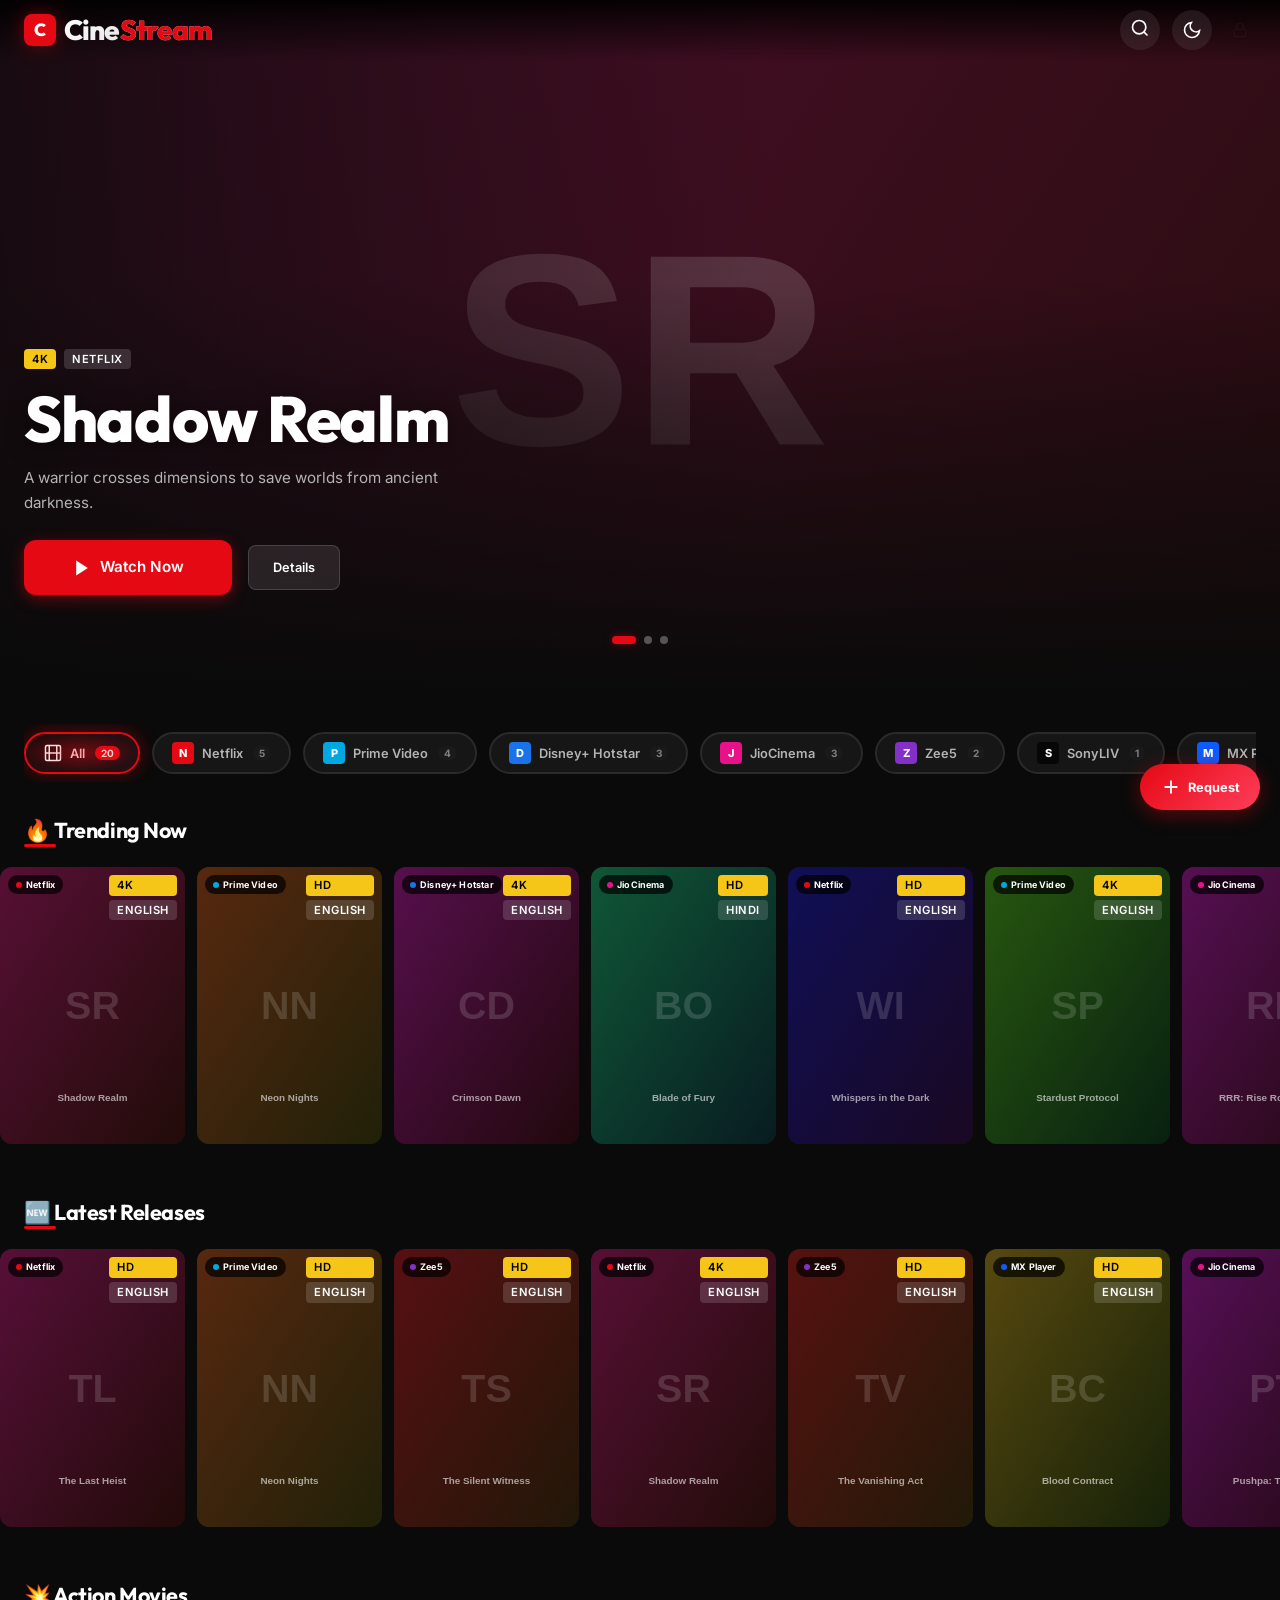
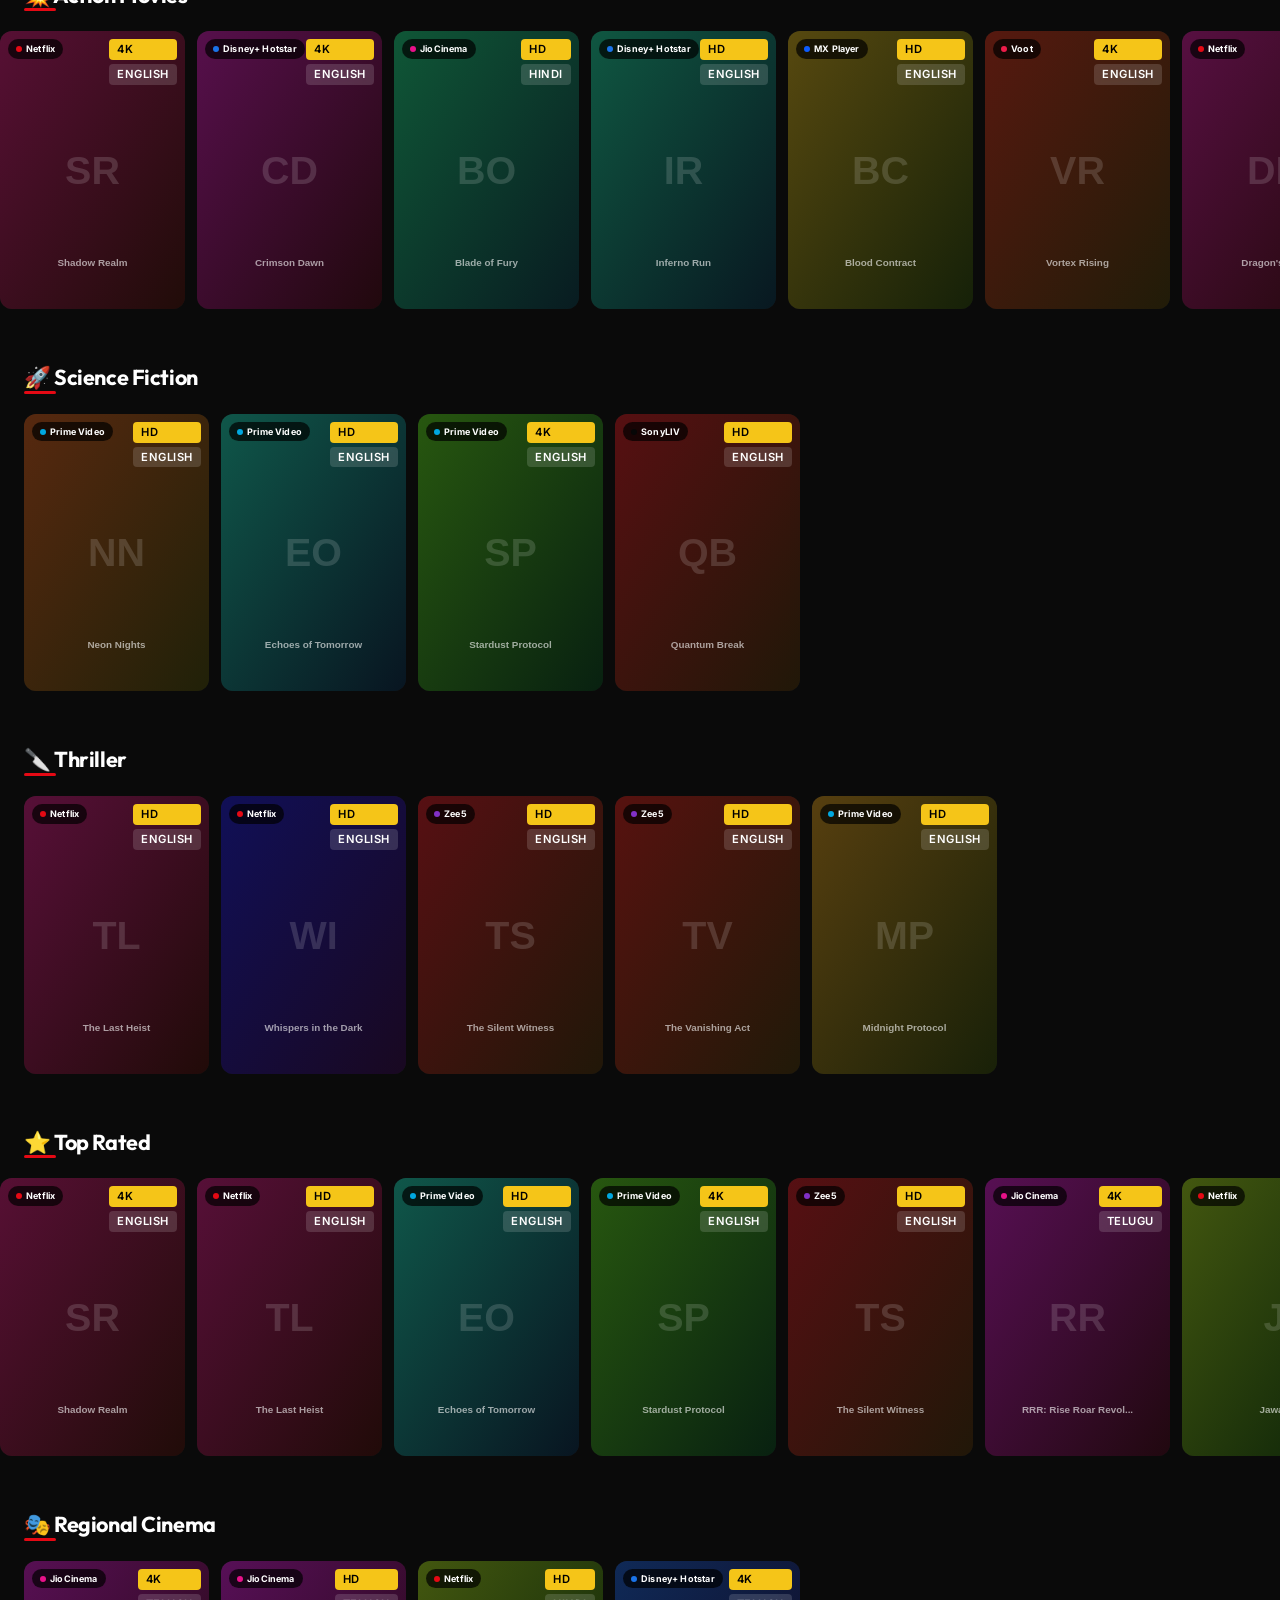
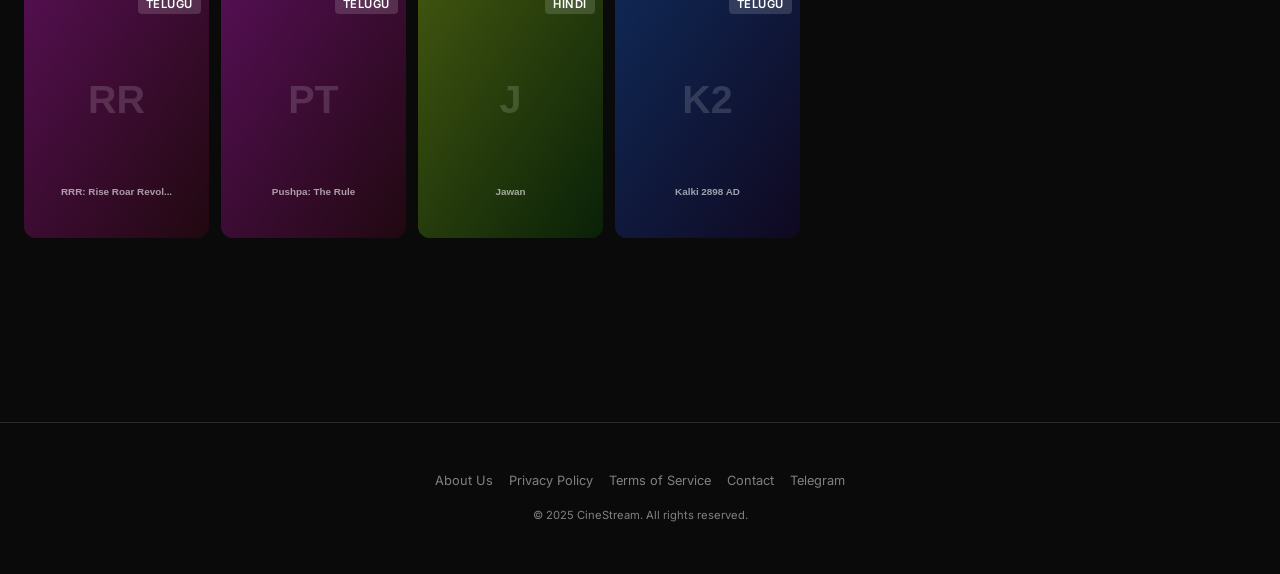
<file: movie.html>
<!-- ============================================
     VINX, KEN & ZYNTRI STUDIO
     CineStream — Movie Detail Page
     ============================================ -->
<!DOCTYPE html>
<html lang="en">

<head>
    <meta charset="UTF-8">
    <meta name="viewport" content="width=device-width, initial-scale=1.0">
    <title>Movie — CineStream</title>
    <meta name="description" content="Watch this movie for free on CineStream">
    <meta name="theme-color" content="#0a0a0a">
    <link rel="icon"
        href="data:image/svg+xml,<svg xmlns='http://www.w3.org/2000/svg' viewBox='0 0 32 32'><rect width='32' height='32' rx='6' fill='%23e50914'/><text x='16' y='22' font-size='18' font-weight='bold' text-anchor='middle' fill='white'>C</text></svg>">
    <link rel="stylesheet" href="css/variables.css">
    <link rel="stylesheet" href="css/base.css">
    <link rel="stylesheet" href="css/components.css">
    <link rel="stylesheet" href="css/movie.css">
</head>

<body>
    <div class="movie-page" id="moviePage">
        <!-- Banner -->
        <div class="movie-banner" id="movieBanner">
            <img class="movie-banner__img" id="bannerImg" src="" alt="">
            <div class="movie-banner__gradient"></div>
            <button class="movie-banner__back" id="backBtn" onclick="history.back()">
                <svg viewBox="0 0 24 24" fill="none" stroke="currentColor" stroke-width="2">
                    <path d="m12 19-7-7 7-7" />
                    <path d="M19 12H5" />
                </svg>
            </button>
            <button class="movie-banner__back theme-toggle" id="themeToggle" style="left:auto;right:var(--space-lg)"
                aria-label="Toggle theme">
                <svg class="icon-moon" viewBox="0 0 24 24" fill="none" stroke="currentColor" stroke-width="2">
                    <path d="M21 12.79A9 9 0 1 1 11.21 3 7 7 0 0 0 21 12.79z" />
                </svg>
                <svg class="icon-sun" viewBox="0 0 24 24" fill="none" stroke="currentColor" stroke-width="2">
                    <circle cx="12" cy="12" r="5" />
                    <path
                        d="M12 1v2M12 21v2M4.22 4.22l1.42 1.42M18.36 18.36l1.42 1.42M1 12h2M21 12h2M4.22 19.78l1.42-1.42M18.36 5.64l1.42-1.42" />
                </svg>
            </button>
        </div>

        <!-- Detail -->
        <div class="movie-detail" id="movieDetail">
            <div class="movie-detail__header">
                <h1 class="movie-detail__title" id="movieTitle"></h1>
                <div class="movie-detail__meta" id="movieMeta"></div>
                <div class="movie-detail__genres" id="movieGenres"></div>
            </div>
            <p class="movie-detail__description" id="movieDesc"></p>
            <div class="movie-detail__actions">
                <button class="btn-watch" id="watchBtn" onclick="scrollToPlayer()">
                    <svg viewBox="0 0 24 24" fill="currentColor">
                        <polygon points="5,3 19,12 5,21" />
                    </svg>
                    Watch Now
                </button>
                <a class="btn btn-secondary" id="telegramDirectLink" href="#" target="_blank" rel="noopener">
                    <svg viewBox="0 0 24 24" fill="currentColor" width="16" height="16" style="width:16px;height:16px">
                        <path
                            d="M11.944 0A12 12 0 1 0 24 12.056A12.014 12.014 0 0 0 11.944 0Zm5.654 7.025c-.125.69-1.835 10.35-1.835 10.35s-.066.43-.394.445a.61.61 0 0 1-.453-.19c-.63-.535-2.854-1.88-3.356-2.222a.162.162 0 0 1-.008-.274c.392-.32 4.083-3.705 4.175-4.008.012-.038.023-.179-.067-.254s-.222-.048-.318-.028c-.137.028-2.311 1.468-6.525 4.312a.97.97 0 0 1-.543.153c-.172-.01-1.026-.239-1.026-.239s-.621-.244-.43-.549c.04-.063.12-.127.358-.262C9.064 13.584 12.865 11.79 13.76 11.385c2.79-1.26 2.79-1.14 2.79-1.14l.002-.003a1.198 1.198 0 0 1 1.046-3.217Z" />
                    </svg>
                    Open in Telegram
                </a>
                <button class="btn btn-secondary" onclick="history.back()">← Back</button>
            </div>
        </div>

        <!-- Telegram Player -->
        <section class="player-section" id="playerSection">
            <div class="player-section__header">
                <h2 class="player-section__title">
                    <svg viewBox="0 0 24 24" fill="currentColor" style="width:24px;height:24px;color:var(--accent-red)">
                        <polygon points="5,3 19,12 5,21" />
                    </svg>
                    Now Playing
                </h2>
            </div>
            <div class="player-container" id="playerContainer">
                <!-- Loading State -->
                <div class="player-loading" id="playerLoading">
                    <div class="player-loading__spinner"></div>
                    <p class="player-loading__text">Loading player...</p>
                </div>
                <!-- Error State -->
                <div class="player-error" id="playerError" style="display:none">
                    <svg viewBox="0 0 24 24" fill="none" stroke="currentColor" stroke-width="2"
                        style="width:48px;height:48px;color:var(--accent-red)">
                        <circle cx="12" cy="12" r="10" />
                        <path d="m15 9-6 6M9 9l6 6" />
                    </svg>
                    <p class="player-error__title">Unable to load video</p>
                    <p class="player-error__text">The Telegram post may be unavailable or private.</p>
                    <a class="btn btn-primary" id="playerFallbackLink" href="#" target="_blank" rel="noopener">Open in
                        Telegram</a>
                </div>
                <!-- Embed will be injected here -->
                <div class="player-embed" id="playerEmbed"></div>
            </div>
        </section>

        <!-- Related Movies -->
        <div class="movie-related" id="relatedSection" style="display:none">
            <h2 class="movie-related__title">You May Also Like</h2>
            <div class="slider-container">
                <button class="slider-arrow slider-arrow--left"><svg viewBox="0 0 24 24" fill="none"
                        stroke="currentColor" stroke-width="2">
                        <polyline points="15 18 9 12 15 6" />
                    </svg></button>
                <div class="slider-track" id="relatedTrack"></div>
                <button class="slider-arrow slider-arrow--right"><svg viewBox="0 0 24 24" fill="none"
                        stroke="currentColor" stroke-width="2">
                        <polyline points="9 18 15 12 9 6" />
                    </svg></button>
            </div>
        </div>
    </div>

    <script src="js/data.js"></script>
    <script src="js/utils.js"></script>
    <script src="js/movie.js"></script>
</body>

</html>
</file>
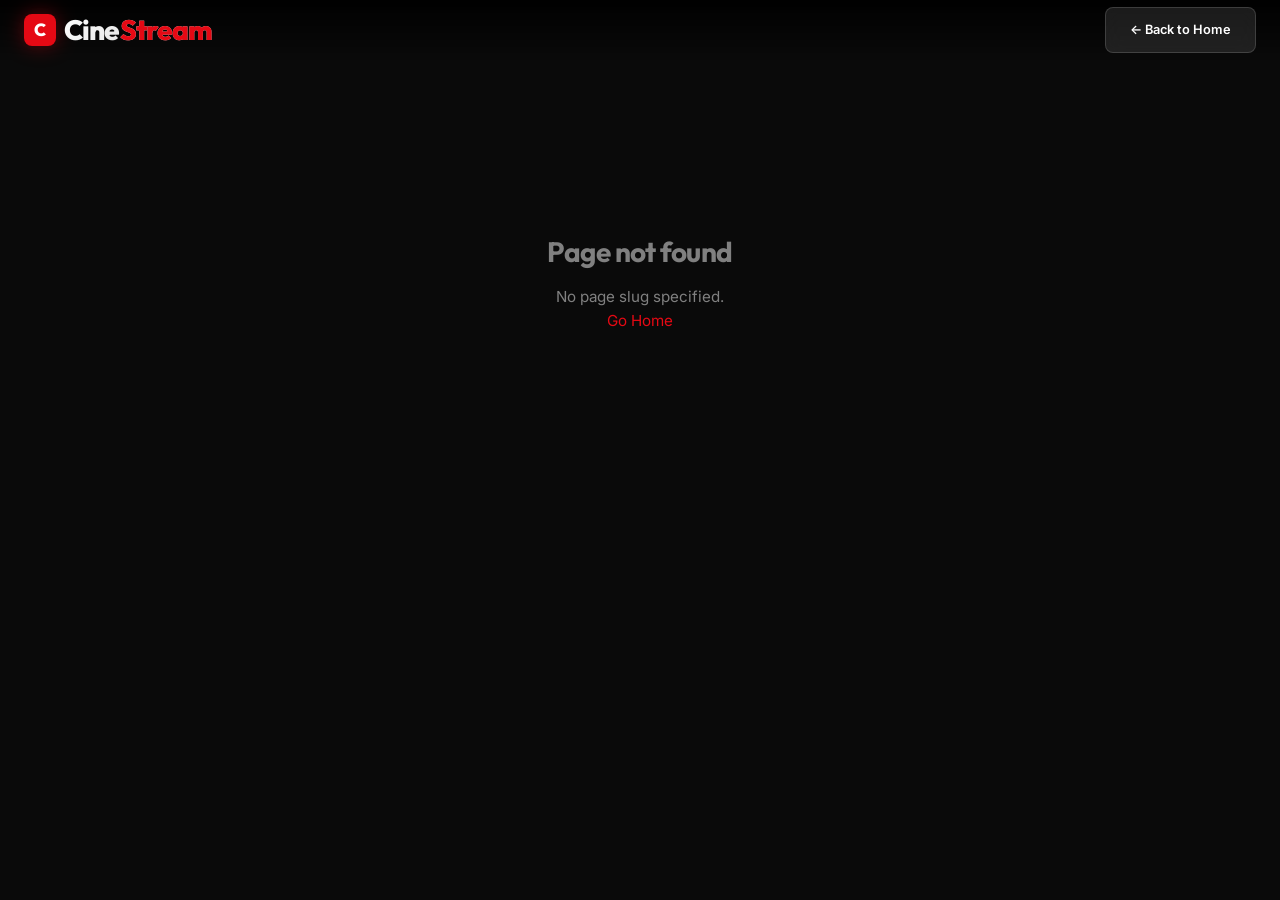
<file: page.html>
<!-- ============================================
     VINX, KEN & ZYNTRI STUDIO
     CineStream — Custom Page Renderer
     ============================================ -->
<!DOCTYPE html>
<html lang="en">

<head>
    <meta charset="UTF-8">
    <meta name="viewport" content="width=device-width, initial-scale=1.0">
    <title>Page — CineStream</title>
    <meta name="theme-color" content="#0a0a0a">
    <link rel="icon"
        href="data:image/svg+xml,<svg xmlns='http://www.w3.org/2000/svg' viewBox='0 0 32 32'><rect width='32' height='32' rx='6' fill='%23e50914'/><text x='16' y='22' font-size='18' font-weight='bold' text-anchor='middle' fill='white'>C</text></svg>">
    <link rel="stylesheet" href="css/variables.css">
    <link rel="stylesheet" href="css/base.css">
    <link rel="stylesheet" href="css/components.css">
    <link rel="stylesheet" href="css/home.css">
    <style>
        .page-container {
            max-width: 800px;
            margin: 0 auto;
            padding: calc(var(--navbar-height) + var(--space-2xl)) var(--space-lg) var(--space-3xl);
        }

        .page-container h1 {
            font-size: var(--fs-3xl);
            margin-bottom: var(--space-lg);
        }

        .page-container h2 {
            font-size: var(--fs-xl);
            margin: var(--space-xl) 0 var(--space-md);
        }

        .page-container h3 {
            font-size: var(--fs-lg);
            margin: var(--space-lg) 0 var(--space-sm);
        }

        .page-container p,
        .page-container li {
            color: var(--text-secondary);
            line-height: var(--lh-relaxed);
        }

        .page-container a {
            color: var(--accent-red);
        }

        .page-not-found {
            text-align: center;
            padding: var(--space-4xl);
        }

        .page-not-found h2 {
            color: var(--text-muted);
        }
    </style>
</head>

<body>
    <nav class="navbar" id="navbar">
        <a href="index.html" class="navbar__logo">
            <span class="navbar__logo-icon">C</span>
            <span class="navbar__logo-text">Cine<span class="navbar__logo-accent">Stream</span></span>
        </a>
        <div class="navbar__actions">
            <a href="index.html" class="btn btn-secondary" style="font-size:var(--fs-sm)">← Back to Home</a>
        </div>
    </nav>

    <div class="page-container" id="pageContent">
        <div class="page-not-found">
            <h2>Loading...</h2>
        </div>
    </div>

    <script src="js/data.js"></script>
    <script src="js/utils.js"></script>
    <script src="js/page.js"></script>
</body>

</html>
</file>
<file: css/variables.css>
/* ============================================
   VINX, KEN & ZYNTRI STUDIO
   CineStream — Design Tokens
   ============================================ */

:root {
  /* ── Colors ── */
  --bg-primary: #0a0a0a;
  --bg-secondary: #111111;
  --bg-card: #161616;
  --bg-card-hover: #1e1e1e;
  --bg-surface: #1a1a1a;
  --bg-overlay: rgba(0, 0, 0, 0.75);
  --bg-input: #1c1c1c;

  --text-primary: #ffffff;
  --text-secondary: #b3b3b3;
  --text-muted: #808080;
  --text-dim: #555555;

  --accent-red: #e50914;
  --accent-red-hover: #ff1a27;
  --accent-red-glow: rgba(229, 9, 20, 0.4);
  --accent-red-deep: #b20710;
  --accent-neon: #ff3d5a;
  --accent-neon-glow: rgba(255, 61, 90, 0.35);

  --accent-gold: #f5c518;
  --accent-blue: #0071eb;
  --accent-green: #46d369;

  --border-color: #2a2a2a;
  --border-light: #333333;
  --border-focus: var(--accent-red);

  /* ── Gradients ── */
  --gradient-hero: linear-gradient(to top, var(--bg-primary) 0%, transparent 60%);
  --gradient-hero-side: linear-gradient(to right, var(--bg-primary) 0%, transparent 50%);
  --gradient-card: linear-gradient(to top, rgba(0, 0, 0, 0.9) 0%, transparent 100%);
  --gradient-red: linear-gradient(135deg, var(--accent-red) 0%, var(--accent-neon) 100%);

  /* ── Typography ── */
  --font-primary: 'Inter', -apple-system, BlinkMacSystemFont, 'Segoe UI', Roboto, sans-serif;
  --font-display: 'Outfit', var(--font-primary);

  --fs-xs: 0.7rem;
  --fs-sm: 0.8rem;
  --fs-base: 0.95rem;
  --fs-md: 1.1rem;
  --fs-lg: 1.35rem;
  --fs-xl: 1.75rem;
  --fs-2xl: 2.25rem;
  --fs-3xl: 3rem;
  --fs-4xl: 4rem;

  --fw-regular: 400;
  --fw-medium: 500;
  --fw-semibold: 600;
  --fw-bold: 700;
  --fw-extrabold: 800;

  --lh-tight: 1.15;
  --lh-normal: 1.5;
  --lh-relaxed: 1.7;

  /* ── Spacing ── */
  --space-2xs: 0.25rem;
  --space-xs: 0.5rem;
  --space-sm: 0.75rem;
  --space-md: 1rem;
  --space-lg: 1.5rem;
  --space-xl: 2rem;
  --space-2xl: 3rem;
  --space-3xl: 4rem;
  --space-4xl: 6rem;

  /* ── Border Radius ── */
  --radius-sm: 4px;
  --radius-md: 8px;
  --radius-lg: 12px;
  --radius-xl: 16px;
  --radius-full: 9999px;

  /* ── Shadows ── */
  --shadow-sm: 0 2px 8px rgba(0, 0, 0, 0.3);
  --shadow-md: 0 4px 16px rgba(0, 0, 0, 0.4);
  --shadow-lg: 0 8px 32px rgba(0, 0, 0, 0.5);
  --shadow-glow: 0 0 20px var(--accent-red-glow);
  --shadow-glow-lg: 0 0 40px var(--accent-red-glow);
  --shadow-neon: 0 0 15px var(--accent-neon-glow), 0 0 30px rgba(255, 61, 90, 0.15);
  --shadow-card-hover: 0 8px 30px rgba(0, 0, 0, 0.6), 0 0 15px var(--accent-red-glow);

  /* ── Transitions ── */
  --transition-fast: 150ms ease;
  --transition-base: 250ms ease;
  --transition-smooth: 350ms cubic-bezier(0.4, 0, 0.2, 1);
  --transition-spring: 400ms cubic-bezier(0.34, 1.56, 0.64, 1);
  --transition-slow: 600ms cubic-bezier(0.4, 0, 0.2, 1);

  /* ── Z-Index ── */
  --z-base: 1;
  --z-card: 10;
  --z-slider-arrow: 20;
  --z-navbar: 100;
  --z-bottom-nav: 100;
  --z-search: 200;
  --z-modal: 300;
  --z-overlay: 400;
  --z-toast: 500;

  /* ── Layout ── */
  --navbar-height: 60px;
  --bottom-nav-height: 64px;
  --content-max-width: 1400px;
  --sidebar-width: 260px;
}

/* ── Light Theme Overrides ── */
[data-theme="light"] {
  --bg-primary: #f5f5f7;
  --bg-secondary: #ffffff;
  --bg-card: #ffffff;
  --bg-card-hover: #f0f0f2;
  --bg-surface: #eaeaec;
  --bg-overlay: rgba(255, 255, 255, 0.85);
  --bg-input: #f0f0f2;

  --text-primary: #111111;
  --text-secondary: #555555;
  --text-muted: #888888;
  --text-dim: #bbbbbb;

  --accent-red: #d4081f;
  --accent-red-hover: #b80618;
  --accent-red-glow: rgba(212, 8, 31, 0.25);
  --accent-neon: #e02a45;
  --accent-neon-glow: rgba(224, 42, 69, 0.2);

  --border-color: #dcdcde;
  --border-light: #e5e5e7;

  --gradient-card: linear-gradient(to top, rgba(255, 255, 255, 0.95) 0%, transparent 100%);

  --shadow-sm: 0 2px 8px rgba(0, 0, 0, 0.08);
  --shadow-md: 0 4px 16px rgba(0, 0, 0, 0.1);
  --shadow-lg: 0 8px 32px rgba(0, 0, 0, 0.12);
  --shadow-card-hover: 0 8px 30px rgba(0, 0, 0, 0.15), 0 0 15px var(--accent-red-glow);
}

/* Smooth theme transition */
html {
  transition: background-color 0.4s ease, color 0.4s ease;
}

html[data-theme="light"] body {
  color-scheme: light;
}

/* Light-mode specific component tweaks */
[data-theme="light"] .navbar.scrolled {
  background: rgba(245, 245, 247, 0.92);
  border-bottom: 1px solid var(--border-color);
}

[data-theme="light"] .hero__gradient {
  background:
    linear-gradient(to top, var(--bg-primary) 0%, rgba(245, 245, 247, 0.3) 40%, transparent 60%),
    linear-gradient(to right, rgba(245, 245, 247, 0.7) 0%, transparent 60%);
}

[data-theme="light"] .hero__title {
  color: #111;
  text-shadow: 0 2px 10px rgba(255, 255, 255, 0.5);
}

[data-theme="light"] .bottom-nav {
  background: rgba(255, 255, 255, 0.92);
  border-top: 1px solid var(--border-color);
}

[data-theme="light"] .search-overlay {
  background: rgba(245, 245, 247, 0.97);
}

[data-theme="light"] .slider-arrow {
  background: rgba(255, 255, 255, 0.85);
  color: #111;
  box-shadow: var(--shadow-md);
}

[data-theme="light"] .badge-lang {
  background: rgba(0, 0, 0, 0.08);
  color: var(--text-primary);
}

[data-theme="light"] .movie-card__overlay {
  background: linear-gradient(to top, rgba(255, 255, 255, 0.95) 0%, transparent 100%);
}

[data-theme="light"] .movie-card__title {
  color: #111;
}

[data-theme="light"] .movie-banner__gradient {
  background:
    linear-gradient(to top, var(--bg-primary) 0%, rgba(245, 245, 247, 0.3) 40%, transparent 70%),
    linear-gradient(to right, rgba(245, 245, 247, 0.6) 0%, transparent 50%);
}

[data-theme="light"] .admin-gate {
  background: var(--bg-primary);
}

[data-theme="light"] .ott-icon:hover {
  box-shadow: 0 8px 25px rgba(0, 0, 0, 0.15);
}

[data-theme="light"] .btn-icon {
  background: rgba(0, 0, 0, 0.06);
}

[data-theme="light"] .btn-icon:hover {
  background: rgba(0, 0, 0, 0.12);
}

[data-theme="light"] .btn-secondary {
  background: rgba(0, 0, 0, 0.06);
  border: 1px solid rgba(0, 0, 0, 0.1);
  color: var(--text-primary);
}

[data-theme="light"] .skeleton {
  background: linear-gradient(90deg, #eee 25%, #f5f5f5 50%, #eee 75%);
  background-size: 200% 100%;
}

/* Theme toggle button */
.theme-toggle {
  position: relative;
  width: 40px;
  height: 40px;
  border-radius: 9999px;
  background: rgba(255, 255, 255, 0.08);
  backdrop-filter: blur(8px);
  border: none;
  cursor: pointer;
  display: flex;
  align-items: center;
  justify-content: center;
  transition: all 0.25s ease;
  color: inherit;
}

.theme-toggle:hover {
  background: rgba(255, 255, 255, 0.15);
  transform: scale(1.05);
}

[data-theme="light"] .theme-toggle {
  background: rgba(0, 0, 0, 0.06);
}

[data-theme="light"] .theme-toggle:hover {
  background: rgba(0, 0, 0, 0.12);
}

.theme-toggle svg {
  width: 20px;
  height: 20px;
  transition: transform 0.4s cubic-bezier(0.34, 1.56, 0.64, 1);
}

.theme-toggle:hover svg {
  transform: rotate(30deg);
}

.theme-toggle .icon-sun,
.theme-toggle .icon-moon {
  position: absolute;
  transition: opacity 0.3s ease, transform 0.4s ease;
}

.theme-toggle .icon-sun {
  opacity: 0;
  transform: scale(0.5) rotate(-90deg);
}

.theme-toggle .icon-moon {
  opacity: 1;
  transform: scale(1) rotate(0deg);
}

[data-theme="light"] .theme-toggle .icon-sun {
  opacity: 1;
  transform: scale(1) rotate(0deg);
}

[data-theme="light"] .theme-toggle .icon-moon {
  opacity: 0;
  transform: scale(0.5) rotate(90deg);
}
</file>
<file: css/base.css>
/* ============================================
   VINX, KEN & ZYNTRI STUDIO
   CineStream — Base Styles
   ============================================ */

@import url('https://fonts.googleapis.com/css2?family=Inter:wght@300;400;500;600;700;800&family=Outfit:wght@400;500;600;700;800&display=swap');

/* ── Reset ── */
*,
*::before,
*::after {
    margin: 0;
    padding: 0;
    box-sizing: border-box;
}

html {
    scroll-behavior: smooth;
    -webkit-text-size-adjust: 100%;
    -webkit-font-smoothing: antialiased;
    -moz-osx-font-smoothing: grayscale;
}

body {
    font-family: var(--font-primary);
    font-size: var(--fs-base);
    font-weight: var(--fw-regular);
    line-height: var(--lh-normal);
    color: var(--text-primary);
    background-color: var(--bg-primary);
    overflow-x: hidden;
    min-height: 100vh;
}

a {
    color: inherit;
    text-decoration: none;
}

img {
    display: block;
    max-width: 100%;
    height: auto;
}

button {
    font-family: inherit;
    cursor: pointer;
    border: none;
    background: none;
    color: inherit;
    font-size: inherit;
}

input,
select,
textarea {
    font-family: inherit;
    font-size: inherit;
    color: inherit;
    border: none;
    outline: none;
    background: none;
}

ul,
ol {
    list-style: none;
}

/* ── Typography ── */
h1,
h2,
h3,
h4,
h5,
h6 {
    font-family: var(--font-display);
    font-weight: var(--fw-bold);
    line-height: var(--lh-tight);
    letter-spacing: -0.02em;
}

h1 {
    font-size: var(--fs-3xl);
}

h2 {
    font-size: var(--fs-2xl);
}

h3 {
    font-size: var(--fs-xl);
}

h4 {
    font-size: var(--fs-lg);
}

h5 {
    font-size: var(--fs-md);
}

p {
    color: var(--text-secondary);
    line-height: var(--lh-relaxed);
}

/* ── Utility Classes ── */
.container {
    width: 100%;
    max-width: var(--content-max-width);
    margin: 0 auto;
    padding: 0 var(--space-lg);
}

.sr-only {
    position: absolute;
    width: 1px;
    height: 1px;
    padding: 0;
    margin: -1px;
    overflow: hidden;
    clip: rect(0, 0, 0, 0);
    border: 0;
}

.text-gradient {
    background: var(--gradient-red);
    -webkit-background-clip: text;
    -webkit-text-fill-color: transparent;
    background-clip: text;
}

.truncate {
    white-space: nowrap;
    overflow: hidden;
    text-overflow: ellipsis;
}

.line-clamp-2 {
    display: -webkit-box;
    -webkit-line-clamp: 2;
    -webkit-box-orient: vertical;
    overflow: hidden;
}

.line-clamp-3 {
    display: -webkit-box;
    -webkit-line-clamp: 3;
    -webkit-box-orient: vertical;
    overflow: hidden;
}

/* ── Scrollbar ── */
::-webkit-scrollbar {
    width: 6px;
    height: 4px;
}

::-webkit-scrollbar-track {
    background: transparent;
}

::-webkit-scrollbar-thumb {
    background: var(--border-light);
    border-radius: var(--radius-full);
}

::-webkit-scrollbar-thumb:hover {
    background: var(--text-muted);
}

/* ── Animations ── */
@keyframes fadeIn {
    from {
        opacity: 0;
    }

    to {
        opacity: 1;
    }
}

@keyframes fadeInUp {
    from {
        opacity: 0;
        transform: translateY(24px);
    }

    to {
        opacity: 1;
        transform: translateY(0);
    }
}

@keyframes fadeInDown {
    from {
        opacity: 0;
        transform: translateY(-16px);
    }

    to {
        opacity: 1;
        transform: translateY(0);
    }
}

@keyframes slideInLeft {
    from {
        opacity: 0;
        transform: translateX(-30px);
    }

    to {
        opacity: 1;
        transform: translateX(0);
    }
}

@keyframes slideInRight {
    from {
        opacity: 0;
        transform: translateX(30px);
    }

    to {
        opacity: 1;
        transform: translateX(0);
    }
}

@keyframes scaleIn {
    from {
        opacity: 0;
        transform: scale(0.9);
    }

    to {
        opacity: 1;
        transform: scale(1);
    }
}

@keyframes shimmer {
    0% {
        background-position: -200% 0;
    }

    100% {
        background-position: 200% 0;
    }
}

@keyframes pulse {

    0%,
    100% {
        opacity: 1;
    }

    50% {
        opacity: 0.5;
    }
}

@keyframes glowPulse {

    0%,
    100% {
        box-shadow: 0 0 8px var(--accent-red-glow);
    }

    50% {
        box-shadow: 0 0 20px var(--accent-red-glow), 0 0 40px rgba(229, 9, 20, 0.2);
    }
}

@keyframes float {

    0%,
    100% {
        transform: translateY(0);
    }

    50% {
        transform: translateY(-6px);
    }
}

/* ── Animation Utilities ── */
.animate-fadeIn {
    animation: fadeIn var(--transition-smooth) both;
}

.animate-fadeInUp {
    animation: fadeInUp var(--transition-smooth) both;
}

.animate-fadeInDown {
    animation: fadeInDown var(--transition-smooth) both;
}

.animate-scaleIn {
    animation: scaleIn var(--transition-spring) both;
}

.delay-1 {
    animation-delay: 100ms;
}

.delay-2 {
    animation-delay: 200ms;
}

.delay-3 {
    animation-delay: 300ms;
}

.delay-4 {
    animation-delay: 400ms;
}

.delay-5 {
    animation-delay: 500ms;
}

/* ── Skeleton ── */
.skeleton {
    background: linear-gradient(90deg, var(--bg-card) 25%, var(--bg-card-hover) 50%, var(--bg-card) 75%);
    background-size: 200% 100%;
    animation: shimmer 1.5s infinite;
    border-radius: var(--radius-md);
}

.skeleton-text {
    height: 14px;
    width: 80%;
    margin-bottom: var(--space-xs);
}

.skeleton-text.short {
    width: 50%;
}

.skeleton-card {
    aspect-ratio: 2/3;
    min-width: 150px;
    border-radius: var(--radius-lg);
}

.skeleton-banner {
    width: 100%;
    height: 500px;
    border-radius: 0;
}

/* ── Focus Styles ── */
:focus-visible {
    outline: 2px solid var(--accent-red);
    outline-offset: 2px;
}

/* ── Selection ── */
::selection {
    background: var(--accent-red);
    color: var(--text-primary);
}

/* ── Responsive Base ── */
@media (max-width: 768px) {
    :root {
        --fs-3xl: 2rem;
        --fs-2xl: 1.5rem;
        --fs-xl: 1.25rem;
    }

    .container {
        padding: 0 var(--space-md);
    }
}

@media (max-width: 480px) {
    :root {
        --fs-3xl: 1.75rem;
        --fs-2xl: 1.35rem;
        --fs-xl: 1.15rem;
    }
}
</file>
<file: css/components.css>
/* ============================================
   VINX, KEN & ZYNTRI STUDIO
   CineStream — Component Styles
   ============================================ */

/* ── Buttons ── */
.btn {
    display: inline-flex;
    align-items: center;
    justify-content: center;
    gap: var(--space-xs);
    padding: var(--space-sm) var(--space-lg);
    border-radius: var(--radius-md);
    font-weight: var(--fw-semibold);
    font-size: var(--fs-sm);
    transition: all var(--transition-smooth);
    white-space: nowrap;
    position: relative;
    overflow: hidden;
}

.btn-primary {
    background: var(--accent-red);
    color: var(--text-primary);
    box-shadow: 0 4px 15px var(--accent-red-glow);
}

.btn-primary:hover {
    background: var(--accent-red-hover);
    box-shadow: var(--shadow-glow-lg);
    transform: translateY(-2px);
}

.btn-primary:active {
    transform: translateY(0);
    box-shadow: var(--shadow-glow);
}

.btn-secondary {
    background: rgba(255, 255, 255, 0.1);
    color: var(--text-primary);
    backdrop-filter: blur(10px);
    border: 1px solid rgba(255, 255, 255, 0.15);
}

.btn-secondary:hover {
    background: rgba(255, 255, 255, 0.2);
    border-color: rgba(255, 255, 255, 0.3);
}

.btn-icon {
    width: 40px;
    height: 40px;
    padding: 0;
    border-radius: var(--radius-full);
    background: rgba(255, 255, 255, 0.08);
    backdrop-filter: blur(8px);
}

.btn-icon:hover {
    background: rgba(255, 255, 255, 0.15);
    transform: scale(1.05);
}

.btn-icon svg {
    width: 20px;
    height: 20px;
}

.btn-lg {
    padding: var(--space-md) var(--space-2xl);
    font-size: var(--fs-base);
    border-radius: var(--radius-lg);
}

.btn .btn-ripple {
    position: absolute;
    border-radius: 50%;
    background: rgba(255, 255, 255, 0.25);
    transform: scale(0);
    animation: ripple 0.6s linear;
    pointer-events: none;
}

@keyframes ripple {
    to {
        transform: scale(4);
        opacity: 0;
    }
}

/* ── Movie Cards ── */
.movie-card {
    position: relative;
    flex-shrink: 0;
    width: 165px;
    border-radius: var(--radius-lg);
    overflow: hidden;
    cursor: pointer;
    transition: all var(--transition-smooth);
    background: var(--bg-card);
}

.movie-card:hover {
    transform: scale(1.08) translateY(-8px);
    box-shadow: var(--shadow-card-hover);
    z-index: var(--z-card);
}

.movie-card__poster {
    width: 100%;
    aspect-ratio: 2/3;
    object-fit: cover;
    transition: transform var(--transition-smooth);
}

.movie-card:hover .movie-card__poster {
    transform: scale(1.05);
}

.movie-card__overlay {
    position: absolute;
    bottom: 0;
    left: 0;
    right: 0;
    padding: var(--space-md);
    background: var(--gradient-card);
    display: flex;
    flex-direction: column;
    justify-content: flex-end;
    min-height: 50%;
    opacity: 0;
    transition: opacity var(--transition-smooth);
}

.movie-card:hover .movie-card__overlay {
    opacity: 1;
}

.movie-card__title {
    font-size: var(--fs-sm);
    font-weight: var(--fw-semibold);
    margin-bottom: var(--space-2xs);
    line-height: var(--lh-tight);
}

.movie-card__meta {
    display: flex;
    align-items: center;
    gap: var(--space-xs);
    flex-wrap: wrap;
}

.movie-card__badges {
    position: absolute;
    top: var(--space-xs);
    right: var(--space-xs);
    display: flex;
    flex-direction: column;
    gap: var(--space-2xs);
    z-index: 2;
}

.movie-card__play {
    position: absolute;
    top: 50%;
    left: 50%;
    transform: translate(-50%, -50%) scale(0);
    width: 48px;
    height: 48px;
    border-radius: var(--radius-full);
    background: var(--accent-red);
    display: flex;
    align-items: center;
    justify-content: center;
    transition: transform var(--transition-spring);
    box-shadow: var(--shadow-glow);
    z-index: 3;
}

.movie-card:hover .movie-card__play {
    transform: translate(-50%, -50%) scale(1);
}

.movie-card__play svg {
    width: 20px;
    height: 20px;
    fill: white;
    margin-left: 2px;
}

/* ── Badges ── */
.badge {
    display: inline-flex;
    align-items: center;
    padding: 2px 8px;
    border-radius: var(--radius-sm);
    font-size: var(--fs-xs);
    font-weight: var(--fw-semibold);
    text-transform: uppercase;
    letter-spacing: 0.05em;
}

.badge-quality {
    background: var(--accent-gold);
    color: #000;
}

.badge-lang {
    background: rgba(255, 255, 255, 0.15);
    color: var(--text-primary);
    backdrop-filter: blur(4px);
}

.badge-new {
    background: var(--accent-red);
    color: var(--text-primary);
}

.badge-trending {
    background: var(--gradient-red);
    color: var(--text-primary);
}

/* ── Sliders ── */
.slider-section {
    margin-bottom: var(--space-2xl);
    position: relative;
}

.slider-section__header {
    display: flex;
    align-items: center;
    justify-content: space-between;
    margin-bottom: var(--space-md);
    padding: 0 var(--space-lg);
}

.slider-section__title {
    font-size: var(--fs-lg);
    font-weight: var(--fw-bold);
    position: relative;
}

.slider-section__title::before {
    content: '';
    position: absolute;
    left: 0;
    bottom: -4px;
    width: 32px;
    height: 3px;
    background: var(--accent-red);
    border-radius: var(--radius-full);
}

.slider-section__see-all {
    font-size: var(--fs-sm);
    color: var(--accent-red);
    font-weight: var(--fw-medium);
    transition: color var(--transition-fast);
}

.slider-section__see-all:hover {
    color: var(--accent-red-hover);
}

.slider-container {
    position: relative;
    overflow: visible;
}

.slider-track {
    display: flex;
    gap: var(--space-sm);
    overflow-x: auto;
    overflow-y: hidden;
    scroll-behavior: smooth;
    scroll-snap-type: x mandatory;
    -webkit-overflow-scrolling: touch;
    padding: var(--space-xs) var(--space-lg);
    scrollbar-width: none;
}

.slider-track::-webkit-scrollbar {
    display: none;
}

.slider-track>* {
    scroll-snap-align: start;
}

.slider-arrow {
    position: absolute;
    top: 50%;
    transform: translateY(-50%);
    width: 40px;
    height: 80px;
    background: rgba(0, 0, 0, 0.7);
    border: none;
    color: white;
    cursor: pointer;
    z-index: var(--z-slider-arrow);
    display: flex;
    align-items: center;
    justify-content: center;
    transition: all var(--transition-base);
    opacity: 0;
    backdrop-filter: blur(8px);
}

.slider-container:hover .slider-arrow {
    opacity: 1;
}

.slider-arrow:hover {
    background: rgba(229, 9, 20, 0.8);
}

.slider-arrow--left {
    left: 0;
    border-radius: 0 var(--radius-md) var(--radius-md) 0;
}

.slider-arrow--right {
    right: 0;
    border-radius: var(--radius-md) 0 0 var(--radius-md);
}

.slider-arrow svg {
    width: 24px;
    height: 24px;
}

/* ── Search Overlay ── */
.search-overlay {
    position: fixed;
    top: 0;
    left: 0;
    right: 0;
    bottom: 0;
    background: rgba(0, 0, 0, 0.95);
    z-index: var(--z-search);
    display: flex;
    flex-direction: column;
    align-items: center;
    padding: var(--space-3xl) var(--space-lg);
    opacity: 0;
    visibility: hidden;
    transition: all var(--transition-smooth);
    backdrop-filter: blur(20px);
}

.search-overlay.active {
    opacity: 1;
    visibility: visible;
}

.search-overlay__close {
    position: absolute;
    top: var(--space-lg);
    right: var(--space-lg);
}

.search-overlay__input-wrap {
    width: 100%;
    max-width: 600px;
    position: relative;
    margin-bottom: var(--space-2xl);
}

.search-overlay__input {
    width: 100%;
    padding: var(--space-md) var(--space-lg);
    padding-left: 48px;
    background: var(--bg-surface);
    border: 2px solid var(--border-color);
    border-radius: var(--radius-full);
    font-size: var(--fs-md);
    color: var(--text-primary);
    transition: border-color var(--transition-fast);
}

.search-overlay__input:focus {
    border-color: var(--accent-red);
    box-shadow: 0 0 0 4px var(--accent-red-glow);
}

.search-overlay__input::placeholder {
    color: var(--text-muted);
}

.search-overlay__icon {
    position: absolute;
    left: var(--space-md);
    top: 50%;
    transform: translateY(-50%);
    color: var(--text-muted);
}

.search-overlay__icon svg {
    width: 20px;
    height: 20px;
}

.search-results {
    width: 100%;
    max-width: 600px;
    display: flex;
    flex-direction: column;
    gap: var(--space-sm);
    max-height: 60vh;
    overflow-y: auto;
}

.search-result-item {
    display: flex;
    align-items: center;
    gap: var(--space-md);
    padding: var(--space-sm);
    border-radius: var(--radius-md);
    transition: background var(--transition-fast);
    cursor: pointer;
}

.search-result-item:hover {
    background: var(--bg-surface);
}

.search-result-item__poster {
    width: 50px;
    height: 75px;
    border-radius: var(--radius-sm);
    object-fit: cover;
    flex-shrink: 0;
}

.search-result-item__info h4 {
    font-size: var(--fs-sm);
    margin-bottom: 2px;
}

.search-result-item__info p {
    font-size: var(--fs-xs);
    color: var(--text-muted);
}

/* ── Genre Tags ── */
.genre-tag {
    display: inline-block;
    padding: 4px 12px;
    border-radius: var(--radius-full);
    border: 1px solid var(--border-light);
    font-size: var(--fs-xs);
    color: var(--text-secondary);
    transition: all var(--transition-fast);
}

.genre-tag:hover {
    border-color: var(--accent-red);
    color: var(--accent-red);
    background: rgba(229, 9, 20, 0.1);
}

/* ── Toast Notifications ── */
.toast {
    position: fixed;
    bottom: 90px;
    left: 50%;
    transform: translateX(-50%) translateY(20px);
    padding: var(--space-sm) var(--space-lg);
    background: var(--bg-surface);
    border: 1px solid var(--border-color);
    border-radius: var(--radius-lg);
    font-size: var(--fs-sm);
    color: var(--text-primary);
    z-index: var(--z-toast);
    opacity: 0;
    transition: all var(--transition-smooth);
    backdrop-filter: blur(16px);
    box-shadow: var(--shadow-lg);
}

.toast.show {
    opacity: 1;
    transform: translateX(-50%) translateY(0);
}

.toast--success {
    border-color: var(--accent-green);
}

.toast--error {
    border-color: var(--accent-red);
}

/* ── Loading Spinner ── */
.spinner {
    width: 32px;
    height: 32px;
    border: 3px solid var(--border-color);
    border-top-color: var(--accent-red);
    border-radius: 50%;
    animation: spin 0.8s linear infinite;
}

@keyframes spin {
    to {
        transform: rotate(360deg);
    }
}

/* ── Empty State ── */
.empty-state {
    display: flex;
    flex-direction: column;
    align-items: center;
    justify-content: center;
    padding: var(--space-4xl) var(--space-lg);
    text-align: center;
}

.empty-state__icon {
    font-size: 48px;
    margin-bottom: var(--space-md);
    opacity: 0.5;
}

.empty-state__title {
    font-size: var(--fs-lg);
    margin-bottom: var(--space-xs);
}

.empty-state__text {
    font-size: var(--fs-sm);
    color: var(--text-muted);
}

/* ── Responsive Card Sizes ── */
@media (max-width: 768px) {
    .movie-card {
        width: 130px;
    }

    .slider-arrow {
        display: none;
    }

    .slider-section__header {
        padding: 0 var(--space-md);
    }

    .slider-track {
        padding: var(--space-xs) var(--space-md);
    }
}

@media (max-width: 480px) {
    .movie-card {
        width: 115px;
    }
}

@media (min-width: 1200px) {
    .movie-card {
        width: 185px;
    }
}
</file>
<file: css/home.css>
/* ============================================
   VINX, KEN & ZYNTRI STUDIO
   CineStream — Home Page Styles
   ============================================ */

/* ── Navbar ── */
.navbar {
    position: fixed;
    top: 0;
    left: 0;
    right: 0;
    height: var(--navbar-height);
    display: flex;
    align-items: center;
    justify-content: space-between;
    padding: 0 var(--space-lg);
    z-index: var(--z-navbar);
    background: linear-gradient(to bottom, rgba(0, 0, 0, 0.9) 0%, transparent 100%);
    transition: background var(--transition-smooth);
}

.navbar.scrolled {
    background: rgba(10, 10, 10, 0.95);
    backdrop-filter: blur(20px);
    border-bottom: 1px solid rgba(255, 255, 255, 0.05);
}

.navbar__logo {
    display: flex;
    align-items: center;
    gap: var(--space-xs);
    font-family: var(--font-display);
    font-size: var(--fs-xl);
    font-weight: var(--fw-extrabold);
    letter-spacing: -0.03em;
}

.navbar__logo-icon {
    width: 32px;
    height: 32px;
    background: var(--accent-red);
    border-radius: var(--radius-md);
    display: flex;
    align-items: center;
    justify-content: center;
    font-size: var(--fs-md);
    font-weight: var(--fw-extrabold);
    box-shadow: var(--shadow-glow);
}

.navbar__logo-text {
    background: linear-gradient(135deg, #fff 0%, #ccc 100%);
    -webkit-background-clip: text;
    -webkit-text-fill-color: transparent;
    background-clip: text;
}

.navbar__logo-accent {
    -webkit-text-fill-color: var(--accent-red);
}

.navbar__actions {
    display: flex;
    align-items: center;
    gap: var(--space-sm);
}

.navbar__admin-link {
    opacity: 0.03;
    transition: opacity var(--transition-base);
    width: 32px;
    height: 32px;
    display: flex;
    align-items: center;
    justify-content: center;
}

.navbar__admin-link:hover {
    opacity: 0.3;
}

.navbar__admin-link svg {
    width: 16px;
    height: 16px;
}

/* ── Hero Banner ── */
.hero {
    position: relative;
    width: 100%;
    height: 85vh;
    max-height: 700px;
    min-height: 450px;
    overflow: hidden;
}

.hero__slides {
    position: relative;
    width: 100%;
    height: 100%;
}

.hero__slide {
    position: absolute;
    top: 0;
    left: 0;
    width: 100%;
    height: 100%;
    opacity: 0;
    transition: opacity 0.8s ease;
}

.hero__slide.active {
    opacity: 1;
}

.hero__bg {
    width: 100%;
    height: 100%;
    object-fit: cover;
}

.hero__gradient {
    position: absolute;
    top: 0;
    left: 0;
    right: 0;
    bottom: 0;
    background:
        linear-gradient(to top, var(--bg-primary) 0%, rgba(10, 10, 10, 0.4) 40%, transparent 60%),
        linear-gradient(to right, rgba(10, 10, 10, 0.8) 0%, transparent 60%);
}

.hero__content {
    position: absolute;
    bottom: 15%;
    left: var(--space-lg);
    max-width: 550px;
    z-index: 2;
}

.hero__tag {
    display: inline-flex;
    align-items: center;
    gap: var(--space-xs);
    margin-bottom: var(--space-md);
}

.hero__title {
    font-size: var(--fs-4xl);
    font-weight: var(--fw-extrabold);
    margin-bottom: var(--space-sm);
    text-shadow: 0 2px 20px rgba(0, 0, 0, 0.5);
    line-height: 1.05;
}

.hero__desc {
    font-size: var(--fs-base);
    color: var(--text-secondary);
    margin-bottom: var(--space-lg);
    max-width: 450px;
    line-height: var(--lh-relaxed);
}

.hero__actions {
    display: flex;
    align-items: center;
    gap: var(--space-md);
}

.hero__dots {
    position: absolute;
    bottom: 8%;
    left: 50%;
    transform: translateX(-50%);
    display: flex;
    gap: var(--space-xs);
    z-index: 2;
}

.hero__dot {
    width: 8px;
    height: 8px;
    border-radius: var(--radius-full);
    background: rgba(255, 255, 255, 0.3);
    cursor: pointer;
    transition: all var(--transition-base);
    border: none;
    padding: 0;
}

.hero__dot.active {
    width: 24px;
    background: var(--accent-red);
    box-shadow: 0 0 8px var(--accent-red-glow);
}

/* ── OTT Platform Filter Bar ── */
.ott-filter-bar {
    padding: var(--space-lg) 0 var(--space-sm);
    position: relative;
}

.ott-filter-bar__inner {
    position: relative;
    max-width: var(--content-max-width);
    margin: 0 auto;
    padding: 0 var(--space-lg);
}

.ott-filter-bar__strip {
    display: flex;
    gap: var(--space-sm);
    overflow-x: auto;
    padding: var(--space-xs) 0;
    scrollbar-width: none;
    -webkit-overflow-scrolling: touch;
    scroll-snap-type: x mandatory;
}

.ott-filter-bar__strip::-webkit-scrollbar {
    display: none;
}

/* OTT Pill Button */
.ott-pill {
    flex-shrink: 0;
    display: flex;
    align-items: center;
    gap: var(--space-xs);
    padding: 8px 18px;
    border-radius: var(--radius-full);
    background: var(--bg-card);
    border: 2px solid var(--border-color);
    color: var(--text-secondary);
    font-family: var(--font-primary);
    font-size: var(--fs-sm);
    font-weight: var(--fw-semibold);
    cursor: pointer;
    transition: all 0.3s cubic-bezier(0.4, 0, 0.2, 1);
    white-space: nowrap;
    scroll-snap-align: start;
    position: relative;
    overflow: hidden;
}

.ott-pill::before {
    content: '';
    position: absolute;
    inset: 0;
    border-radius: var(--radius-full);
    opacity: 0;
    transition: opacity 0.3s ease;
}

.ott-pill:hover {
    background: var(--bg-card-hover);
    border-color: var(--border-light);
    color: var(--text-primary);
    transform: translateY(-2px);
    box-shadow: var(--shadow-md);
}

.ott-pill.active {
    background: linear-gradient(135deg, rgba(229, 9, 20, 0.15) 0%, rgba(255, 61, 90, 0.1) 100%);
    border-color: var(--accent-red);
    color: var(--text-primary);
    box-shadow: 0 0 20px var(--accent-red-glow), 0 4px 15px rgba(0, 0, 0, 0.3);
}

.ott-pill.active::before {
    opacity: 1;
    background: radial-gradient(ellipse at center, var(--accent-red-glow) 0%, transparent 70%);
    animation: pillGlow 2s ease infinite;
}

@keyframes pillGlow {

    0%,
    100% {
        opacity: 0.15;
    }

    50% {
        opacity: 0.3;
    }
}

.ott-pill__logo {
    width: 22px;
    height: 22px;
    border-radius: 4px;
    object-fit: contain;
    flex-shrink: 0;
}

.ott-pill__icon {
    width: 22px;
    height: 22px;
    border-radius: 4px;
    display: flex;
    align-items: center;
    justify-content: center;
    font-size: 11px;
    font-weight: 800;
    color: white;
    flex-shrink: 0;
}

.ott-pill__count {
    font-size: 10px;
    font-weight: var(--fw-bold);
    color: var(--text-muted);
    background: var(--bg-surface);
    padding: 1px 6px;
    border-radius: var(--radius-full);
    margin-left: 2px;
}

.ott-pill.active .ott-pill__count {
    background: var(--accent-red);
    color: white;
}

/* ── OTT Filtered Results ── */
.ott-results {
    padding: var(--space-lg) var(--space-lg) 0;
    max-width: var(--content-max-width);
    margin: 0 auto;
    animation: fadeSlideIn 0.4s ease;
}

@keyframes fadeSlideIn {
    from {
        opacity: 0;
        transform: translateY(12px);
    }

    to {
        opacity: 1;
        transform: translateY(0);
    }
}

.ott-results__header {
    display: flex;
    align-items: center;
    justify-content: space-between;
    margin-bottom: var(--space-lg);
    flex-wrap: wrap;
    gap: var(--space-sm);
}

.ott-results__title-wrap {
    display: flex;
    align-items: center;
    gap: var(--space-sm);
}

.ott-results__title {
    font-size: var(--fs-xl);
    font-weight: var(--fw-bold);
}

.ott-results__title-logo {
    height: 28px;
    object-fit: contain;
    border-radius: 4px;
}

.ott-results__title-icon {
    width: 32px;
    height: 32px;
    border-radius: var(--radius-md);
    display: flex;
    align-items: center;
    justify-content: center;
    font-weight: 800;
    font-size: 14px;
    color: white;
}

.ott-results__grid {
    display: grid;
    grid-template-columns: repeat(auto-fill, minmax(150px, 1fr));
    gap: var(--space-md);
    margin-bottom: var(--space-xl);
}

.ott-results__empty {
    text-align: center;
    padding: var(--space-3xl) var(--space-lg);
    color: var(--text-muted);
}

.ott-results__empty p:first-child {
    font-size: var(--fs-md);
    color: var(--text-secondary);
    margin-bottom: var(--space-xs);
}

/* Platform badge on movie cards */
.movie-card__platform-badge {
    position: absolute;
    top: var(--space-xs);
    left: var(--space-xs);
    z-index: 3;
    display: flex;
    align-items: center;
    gap: 4px;
    padding: 3px 8px;
    border-radius: var(--radius-full);
    background: rgba(0, 0, 0, 0.7);
    backdrop-filter: blur(8px);
    font-size: 9px;
    font-weight: var(--fw-bold);
    color: white;
    letter-spacing: 0.02em;
}

.movie-card__platform-badge img {
    width: 14px;
    height: 14px;
    border-radius: 2px;
    object-fit: contain;
}

.movie-card__platform-badge span.dot {
    width: 6px;
    height: 6px;
    border-radius: 50%;
    flex-shrink: 0;
}

/* ── Old styles kept for compatibility ── */
.ott-icon__logo {
    width: 75%;
    height: 75%;
    object-fit: contain;
    border-radius: 4px;
}

.ott-icon__letter {
    font-size: inherit;
}

/* ── Category Sections ── */
.categories-wrap {
    padding: var(--space-lg) 0 var(--space-4xl);
}

/* ── Bottom Navigation ── */
.bottom-nav {
    position: fixed;
    bottom: 0;
    left: 0;
    right: 0;
    height: var(--bottom-nav-height);
    background: rgba(10, 10, 10, 0.95);
    backdrop-filter: blur(20px);
    border-top: 1px solid rgba(255, 255, 255, 0.08);
    display: none;
    align-items: center;
    justify-content: space-around;
    z-index: var(--z-bottom-nav);
    padding-bottom: env(safe-area-inset-bottom, 0);
}

.bottom-nav__item {
    display: flex;
    flex-direction: column;
    align-items: center;
    gap: 2px;
    padding: var(--space-xs);
    color: var(--text-muted);
    transition: color var(--transition-fast);
    background: none;
    border: none;
    cursor: pointer;
    font-family: inherit;
}

.bottom-nav__item.active {
    color: var(--accent-red);
}

.bottom-nav__item:hover {
    color: var(--text-primary);
}

.bottom-nav__item svg {
    width: 22px;
    height: 22px;
}

.bottom-nav__label {
    font-size: 10px;
    font-weight: var(--fw-medium);
}

@media (max-width: 768px) {
    .bottom-nav {
        display: flex;
    }

    .categories-wrap {
        padding-bottom: calc(var(--bottom-nav-height) + var(--space-xl));
    }

    .hero {
        height: 65vh;
        min-height: 380px;
    }

    .hero__title {
        font-size: var(--fs-2xl);
    }

    .hero__content {
        bottom: 20%;
        max-width: 85%;
    }

    .hero__desc {
        font-size: var(--fs-sm);
        -webkit-line-clamp: 2;
        line-clamp: 2;
        display: -webkit-box;
        -webkit-box-orient: vertical;
        overflow: hidden;
    }
}

@media (max-width: 480px) {
    .hero__title {
        font-size: var(--fs-xl);
    }

    .ott-icon {
        width: 48px;
        height: 48px;
        font-size: var(--fs-md);
    }
}

/* ── Maintenance Overlay ── */
.maintenance-overlay {
    position: fixed;
    top: 0;
    left: 0;
    right: 0;
    bottom: 0;
    z-index: 99999;
    background: var(--bg-primary);
    display: flex;
    align-items: center;
    justify-content: center;
    padding: var(--space-lg);
}

.maintenance-overlay__card {
    text-align: center;
    max-width: 500px;
    animation: scaleIn 0.5s ease both;
}

/* ── Announcement Bar ── */
.announcement-bar {
    position: sticky;
    top: 0;
    z-index: 1001;
    display: flex;
    align-items: center;
    justify-content: center;
    gap: var(--space-md);
    padding: var(--space-sm) var(--space-lg);
    font-size: var(--fs-sm);
    font-weight: var(--fw-medium);
    animation: slideDown 0.4s ease;
}

@keyframes slideDown {
    from {
        transform: translateY(-100%);
    }

    to {
        transform: translateY(0);
    }
}

.announcement-bar--info {
    background: linear-gradient(135deg, rgba(0, 113, 235, 0.2), rgba(0, 113, 235, 0.1));
    color: var(--accent-blue);
    border-bottom: 1px solid rgba(0, 113, 235, 0.3);
}

.announcement-bar--warning {
    background: linear-gradient(135deg, rgba(255, 186, 0, 0.2), rgba(255, 186, 0, 0.1));
    color: #ffba00;
    border-bottom: 1px solid rgba(255, 186, 0, 0.3);
}

.announcement-bar--success {
    background: linear-gradient(135deg, rgba(70, 211, 105, 0.2), rgba(70, 211, 105, 0.1));
    color: var(--accent-green);
    border-bottom: 1px solid rgba(70, 211, 105, 0.3);
}

.announcement-bar__close {
    background: none;
    border: none;
    color: inherit;
    cursor: pointer;
    font-size: var(--fs-md);
    opacity: 0.7;
    transition: opacity var(--transition-fast);
    padding: 0;
    line-height: 1;
}

.announcement-bar__close:hover {
    opacity: 1;
}

/* ── Site Footer ── */
.site-footer {
    text-align: center;
    padding: var(--space-2xl) var(--space-lg);
    border-top: 1px solid var(--border-color);
    margin-top: var(--space-xl);
}

.site-footer__links {
    display: flex;
    justify-content: center;
    gap: var(--space-md);
    flex-wrap: wrap;
    margin-bottom: var(--space-md);
}

.site-footer__links a {
    color: var(--text-muted);
    font-size: var(--fs-sm);
    transition: color var(--transition-fast);
}

.site-footer__links a:hover {
    color: var(--accent-red);
}

.site-footer__text {
    color: var(--text-muted);
    font-size: var(--fs-xs);
}

/* ══════════════════════════════════════
   ADVERTISEMENT STYLES
   ══════════════════════════════════════ */

/* Shared ad container base */
.cs-ad {
    position: relative;
    max-width: var(--content-max-width);
    margin: var(--space-md) auto;
    border-radius: var(--radius-lg);
    overflow: hidden;
}

.cs-ad__label {
    position: absolute;
    top: var(--space-xs);
    right: var(--space-xs);
    font-size: 9px;
    font-weight: var(--fw-bold);
    text-transform: uppercase;
    letter-spacing: 0.08em;
    color: var(--text-muted);
    background: rgba(0, 0, 0, 0.5);
    backdrop-filter: blur(8px);
    padding: 2px 8px;
    border-radius: var(--radius-sm);
    z-index: 2;
    pointer-events: none;
}

.cs-ad__content {
    width: 100%;
    min-height: 50px;
    display: flex;
    align-items: center;
    justify-content: center;
}

/* Banner Ad (below hero) */
.cs-ad--banner {
    background: var(--bg-card);
    border: 1px solid var(--border-color);
    padding: var(--space-md);
    margin: var(--space-lg) auto;
    animation: fadeSlideIn 0.5s ease;
}

.cs-ad--banner .cs-ad__content {
    min-height: 90px;
}

/* Inline Ad (between sections) */
.cs-ad--inline {
    background: linear-gradient(135deg, rgba(229, 9, 20, 0.03), rgba(255, 61, 90, 0.02));
    border: 1px solid rgba(255, 255, 255, 0.05);
    padding: var(--space-md) var(--space-lg);
    margin: var(--space-xl) auto;
}

.cs-ad--inline .cs-ad__content {
    min-height: 100px;
}

/* Sticky Bottom Ad */
.cs-ad--sticky {
    position: fixed;
    bottom: 0;
    left: 0;
    right: 0;
    z-index: 999;
    background: rgba(10, 10, 10, 0.95);
    backdrop-filter: blur(20px);
    border-top: 1px solid rgba(255, 255, 255, 0.08);
    border-radius: 0;
    padding: var(--space-sm) var(--space-lg);
    max-width: 100%;
    margin: 0;
    transform: translateY(100%);
    transition: transform 0.4s cubic-bezier(0.4, 0, 0.2, 1);
}

.cs-ad--sticky.visible {
    transform: translateY(0);
}

.cs-ad--sticky__close {
    position: absolute;
    top: var(--space-xs);
    right: var(--space-sm);
    background: rgba(255, 255, 255, 0.1);
    border: none;
    color: var(--text-secondary);
    font-size: 16px;
    width: 28px;
    height: 28px;
    border-radius: var(--radius-full);
    cursor: pointer;
    display: flex;
    align-items: center;
    justify-content: center;
    transition: all var(--transition-fast);
    z-index: 3;
}

.cs-ad--sticky__close:hover {
    background: rgba(255, 255, 255, 0.2);
    color: white;
}

.cs-ad--sticky .cs-ad__content {
    min-height: 50px;
    max-height: 90px;
    overflow: hidden;
}

/* Popup Ad Overlay */
.cs-ad-popup-overlay {
    position: fixed;
    top: 0;
    left: 0;
    right: 0;
    bottom: 0;
    z-index: 10000;
    background: rgba(0, 0, 0, 0.7);
    backdrop-filter: blur(4px);
    display: flex;
    align-items: center;
    justify-content: center;
    padding: var(--space-lg);
    opacity: 0;
    visibility: hidden;
    transition: all 0.3s ease;
}

.cs-ad-popup-overlay.active {
    opacity: 1;
    visibility: visible;
}

.cs-ad-popup {
    position: relative;
    background: var(--bg-card);
    border: 1px solid var(--border-color);
    border-radius: var(--radius-xl);
    max-width: 600px;
    width: 100%;
    max-height: 80vh;
    overflow: auto;
    padding: var(--space-xl);
    box-shadow: 0 24px 80px rgba(0, 0, 0, 0.6), 0 0 40px rgba(229, 9, 20, 0.1);
    transform: scale(0.9) translateY(20px);
    transition: transform 0.3s ease;
}

.cs-ad-popup-overlay.active .cs-ad-popup {
    transform: scale(1) translateY(0);
}

.cs-ad-popup__close {
    position: absolute;
    top: var(--space-sm);
    right: var(--space-sm);
    width: 36px;
    height: 36px;
    border-radius: var(--radius-full);
    background: rgba(255, 255, 255, 0.1);
    border: 1px solid rgba(255, 255, 255, 0.1);
    color: var(--text-secondary);
    font-size: 18px;
    cursor: pointer;
    display: flex;
    align-items: center;
    justify-content: center;
    transition: all var(--transition-fast);
    z-index: 3;
}

.cs-ad-popup__close:hover {
    background: rgba(229, 9, 20, 0.3);
    border-color: var(--accent-red);
    color: white;
    transform: rotate(90deg);
}

.cs-ad-popup__content {
    min-height: 100px;
    display: flex;
    align-items: center;
    justify-content: center;
}

/* Responsive ad adjustments */
@media (max-width: 768px) {

    .cs-ad--banner,
    .cs-ad--inline {
        margin-left: var(--space-sm);
        margin-right: var(--space-sm);
    }

    .cs-ad-popup {
        margin: var(--space-sm);
        padding: var(--space-lg);
    }

    .cs-ad--sticky {
        padding: var(--space-xs) var(--space-sm);
        padding-bottom: calc(var(--space-xs) + env(safe-area-inset-bottom, 0));
    }

    /* Push sticky ad above bottom nav when both visible */
    .cs-ad--sticky.visible {
        bottom: var(--bottom-nav-height, 60px);
    }
}

@media (max-width: 480px) {
    .cs-ad-popup {
        max-height: 90vh;
        border-radius: var(--radius-lg);
    }
}

/* ══════════════════════════════════════
   CONTINUE WATCHING
   ══════════════════════════════════════ */

.continue-watching-section {
    border-bottom: 1px solid rgba(255, 255, 255, 0.05);
    padding-bottom: var(--space-lg);
    margin-bottom: var(--space-sm);
}

.continue-watching-section .slider-header__title {
    display: flex;
    align-items: center;
    gap: var(--space-xs);
}

.cw-card {
    position: relative;
}

.cw-remove {
    position: absolute;
    top: 6px;
    right: 6px;
    width: 26px;
    height: 26px;
    border-radius: var(--radius-full);
    background: rgba(0, 0, 0, 0.7);
    backdrop-filter: blur(8px);
    border: 1px solid rgba(255, 255, 255, 0.1);
    color: var(--text-muted);
    cursor: pointer;
    display: flex;
    align-items: center;
    justify-content: center;
    opacity: 0;
    transition: all 0.2s ease;
    z-index: 5;
}

.cw-card:hover .cw-remove {
    opacity: 1;
}

.cw-remove:hover {
    background: rgba(229, 9, 20, 0.8);
    border-color: var(--accent-red);
    color: white;
    transform: scale(1.1);
}

.cw-time {
    color: var(--accent-red) !important;
    font-size: var(--fs-xs) !important;
    font-weight: var(--fw-medium);
}

/* ══════════════════════════════════════
   TOP 10 TODAY
   ══════════════════════════════════════ */

.top10-section {
    padding-bottom: var(--space-lg);
}

.top10-section .slider-header__title {
    display: flex;
    align-items: center;
    gap: var(--space-xs);
}

.top10-card {
    min-width: 180px;
}

.top10-poster-wrap {
    position: relative;
    overflow: visible !important;
}

.top10-rank {
    position: absolute;
    bottom: -8px;
    left: -12px;
    font-size: 72px;
    font-weight: 900;
    font-style: italic;
    font-family: var(--font-display);
    line-height: 1;
    color: transparent;
    -webkit-text-stroke: 2px var(--accent-red);
    text-shadow: 0 0 20px rgba(229, 9, 20, 0.3);
    z-index: 4;
    pointer-events: none;
    user-select: none;
    transition: transform 0.3s ease;
}

.top10-card:hover .top10-rank {
    transform: scale(1.1);
    -webkit-text-stroke: 2px var(--accent-neon);
    text-shadow: 0 0 30px rgba(255, 61, 90, 0.5);
}

.top10-views {
    position: absolute;
    bottom: var(--space-xs);
    right: var(--space-xs);
    font-size: 9px;
    font-weight: var(--fw-bold);
    color: white;
    background: rgba(229, 9, 20, 0.8);
    backdrop-filter: blur(4px);
    padding: 2px 8px;
    border-radius: var(--radius-sm);
    z-index: 3;
}

/* ══════════════════════════════════════
   RECENTLY WATCHED
   ══════════════════════════════════════ */

.rw-section .slider-header__title {
    display: flex;
    align-items: center;
    gap: var(--space-xs);
}

.rw-card {
    position: relative;
}

.rw-platform {
    position: absolute;
    bottom: var(--space-xs);
    left: var(--space-xs);
    font-size: 9px;
    font-weight: var(--fw-bold);
    color: white;
    background: rgba(0, 0, 0, 0.7);
    backdrop-filter: blur(8px);
    padding: 2px 8px;
    border-radius: var(--radius-sm);
    z-index: 3;
}

.rw-time {
    color: var(--accent-neon) !important;
    font-size: var(--fs-xs) !important;
    font-weight: var(--fw-medium);
}

@media (max-width: 480px) {
    .top10-rank {
        font-size: 56px;
        left: -8px;
        bottom: -6px;
    }

    .top10-card {
        min-width: 150px;
    }
}

/* ══════════════════════════════════════
   MOVIE REQUEST SYSTEM
   ══════════════════════════════════════ */

/* Floating Action Button */
.request-fab {
    position: fixed;
    bottom: 90px;
    right: 20px;
    z-index: 998;
    display: flex;
    align-items: center;
    gap: 6px;
    padding: 12px 20px;
    background: linear-gradient(135deg, var(--accent-red), #ff3d5a);
    color: white;
    border: none;
    border-radius: var(--radius-full);
    font-family: var(--font-primary);
    font-size: var(--fs-sm);
    font-weight: var(--fw-bold);
    cursor: pointer;
    box-shadow: 0 4px 20px rgba(229, 9, 20, 0.4), 0 2px 8px rgba(0, 0, 0, 0.3);
    transition: all 0.3s cubic-bezier(0.4, 0, 0.2, 1);
    animation: fabPulse 3s ease infinite;
}

.request-fab:hover {
    transform: translateY(-3px) scale(1.05);
    box-shadow: 0 8px 30px rgba(229, 9, 20, 0.5), 0 4px 12px rgba(0, 0, 0, 0.4);
}

@keyframes fabPulse {

    0%,
    100% {
        box-shadow: 0 4px 20px rgba(229, 9, 20, 0.4);
    }

    50% {
        box-shadow: 0 4px 30px rgba(229, 9, 20, 0.6), 0 0 40px rgba(229, 9, 20, 0.2);
    }
}

/* Request Modal Overlay */
.request-modal-overlay {
    position: fixed;
    top: 0;
    left: 0;
    right: 0;
    bottom: 0;
    z-index: 10001;
    background: rgba(0, 0, 0, 0.75);
    backdrop-filter: blur(6px);
    display: flex;
    align-items: center;
    justify-content: center;
    padding: var(--space-lg);
    opacity: 0;
    visibility: hidden;
    transition: all 0.3s ease;
}

.request-modal-overlay.active {
    opacity: 1;
    visibility: visible;
}

.request-modal {
    position: relative;
    background: linear-gradient(145deg, rgba(30, 30, 35, 0.95), rgba(20, 20, 25, 0.98));
    border: 1px solid rgba(255, 255, 255, 0.08);
    border-radius: var(--radius-xl);
    max-width: 560px;
    width: 100%;
    max-height: 90vh;
    overflow-y: auto;
    padding: var(--space-xl) var(--space-xl) var(--space-lg);
    box-shadow: 0 24px 80px rgba(0, 0, 0, 0.6), 0 0 60px rgba(229, 9, 20, 0.08);
    transform: scale(0.9) translateY(20px);
    transition: transform 0.3s ease;
}

.request-modal-overlay.active .request-modal {
    transform: scale(1) translateY(0);
}

.request-modal__close {
    position: absolute;
    top: var(--space-md);
    right: var(--space-md);
    width: 36px;
    height: 36px;
    border-radius: var(--radius-full);
    background: rgba(255, 255, 255, 0.06);
    border: 1px solid rgba(255, 255, 255, 0.08);
    color: var(--text-muted);
    cursor: pointer;
    display: flex;
    align-items: center;
    justify-content: center;
    transition: all var(--transition-fast);
    z-index: 3;
}

.request-modal__close:hover {
    background: rgba(229, 9, 20, 0.3);
    border-color: var(--accent-red);
    color: white;
    transform: rotate(90deg);
}

.request-modal__header {
    text-align: center;
    margin-bottom: var(--space-lg);
}

.request-modal__header h2 {
    font-size: var(--fs-xl);
    font-weight: var(--fw-extrabold);
    margin: var(--space-sm) 0 var(--space-xs);
}

.request-modal__subtitle {
    color: var(--text-muted);
    font-size: var(--fs-sm);
}

/* Form Styles */
.request-form__group {
    margin-bottom: var(--space-md);
    flex: 1;
}

.request-form__label {
    display: block;
    font-size: var(--fs-sm);
    font-weight: var(--fw-semibold);
    color: var(--text-secondary);
    margin-bottom: 6px;
}

.request-form__label .required {
    color: var(--accent-red);
}

.request-form__input {
    width: 100%;
    padding: 10px 14px;
    background: rgba(255, 255, 255, 0.04);
    border: 1px solid rgba(255, 255, 255, 0.1);
    border-radius: var(--radius-md);
    color: var(--text-primary);
    font-family: var(--font-primary);
    font-size: var(--fs-sm);
    outline: none;
    transition: all var(--transition-fast);
}

.request-form__input:focus {
    border-color: var(--accent-red);
    background: rgba(255, 255, 255, 0.06);
    box-shadow: 0 0 16px rgba(229, 9, 20, 0.15);
}

.request-form__input::placeholder {
    color: var(--text-muted);
}

.request-form__input option {
    background: var(--bg-card);
    color: var(--text-primary);
}

.request-form__textarea {
    resize: vertical;
    min-height: 70px;
}

.request-form__row {
    display: flex;
    gap: var(--space-md);
}

.request-form__footer {
    text-align: center;
    margin-top: var(--space-lg);
}

.request-form__submit {
    display: inline-flex;
    align-items: center;
    gap: var(--space-xs);
    padding: 12px 32px;
    font-size: var(--fs-base);
    font-weight: var(--fw-bold);
    min-width: 200px;
    justify-content: center;
}

.request-form__submit:disabled {
    opacity: 0.6;
    cursor: not-allowed;
}

.request-form__note {
    font-size: 11px;
    color: var(--text-muted);
    margin-top: var(--space-xs);
}

.request-form__message {
    margin-top: var(--space-md);
    padding: 10px 16px;
    border-radius: var(--radius-md);
    font-size: var(--fs-sm);
    font-weight: var(--fw-medium);
    text-align: center;
}

.request-form__message--success {
    background: rgba(70, 211, 105, 0.1);
    border: 1px solid rgba(70, 211, 105, 0.3);
    color: var(--accent-green);
}

.request-form__message--error {
    background: rgba(229, 9, 20, 0.1);
    border: 1px solid rgba(229, 9, 20, 0.3);
    color: var(--accent-red);
}

/* Spinner */
.request-spinner {
    display: inline-block;
    width: 16px;
    height: 16px;
    border: 2px solid rgba(255, 255, 255, 0.3);
    border-top-color: white;
    border-radius: 50%;
    animation: reqSpin 0.6s linear infinite;
    vertical-align: middle;
}

@keyframes reqSpin {
    to {
        transform: rotate(360deg);
    }
}

/* Most Requested Grid */
.most-requested-section .slider-header {
    display: flex;
    align-items: center;
    justify-content: space-between;
}

.most-requested-section .slider-header__title {
    display: flex;
    align-items: center;
    gap: var(--space-xs);
}

.most-requested-grid {
    display: grid;
    grid-template-columns: repeat(auto-fill, minmax(250px, 1fr));
    gap: var(--space-sm);
    padding: 0 var(--space-lg);
}

.most-requested-item {
    display: flex;
    align-items: center;
    gap: var(--space-sm);
    padding: 10px 16px;
    background: rgba(255, 255, 255, 0.03);
    border: 1px solid rgba(255, 255, 255, 0.06);
    border-radius: var(--radius-md);
    transition: all var(--transition-fast);
}

.most-requested-item:hover {
    background: rgba(255, 255, 255, 0.06);
    border-color: rgba(229, 9, 20, 0.3);
}

.most-requested-rank {
    font-size: var(--fs-sm);
    font-weight: var(--fw-extrabold);
    color: var(--accent-red);
    min-width: 28px;
}

.most-requested-name {
    flex: 1;
    font-size: var(--fs-sm);
    font-weight: var(--fw-semibold);
    color: var(--text-primary);
}

.most-requested-count {
    font-size: var(--fs-xs);
    color: var(--text-muted);
    background: rgba(255, 255, 255, 0.05);
    padding: 2px 8px;
    border-radius: var(--radius-full);
}

/* Responsive */
@media (max-width: 768px) {
    .request-fab {
        bottom: calc(var(--bottom-nav-height, 60px) + 16px);
        right: 16px;
    }

    .request-fab span {
        display: none;
    }

    .request-fab {
        width: 52px;
        height: 52px;
        padding: 0;
        justify-content: center;
        border-radius: 50%;
    }

    .request-modal {
        padding: var(--space-lg);
        margin: var(--space-sm);
    }

    .request-form__row {
        flex-direction: column;
        gap: 0;
    }

    .most-requested-grid {
        grid-template-columns: 1fr;
        padding: 0 var(--space-sm);
    }
}
</file>
<file: css/admin.css>
/* ============================================
   VINX, KEN & ZYNTRI STUDIO
   CineStream — Admin Panel Styles
   ============================================ */

.admin-gate {
    min-height: 100vh;
    display: flex;
    align-items: center;
    justify-content: center;
    background: var(--bg-primary);
    padding: var(--space-lg);
}

.admin-gate__card {
    background: var(--bg-card);
    border: 1px solid var(--border-color);
    border-radius: var(--radius-xl);
    padding: var(--space-3xl);
    max-width: 400px;
    width: 100%;
    text-align: center;
    box-shadow: var(--shadow-lg);
    animation: scaleIn var(--transition-spring) both;
}

.admin-gate__icon {
    width: 64px;
    height: 64px;
    border-radius: var(--radius-full);
    background: rgba(229, 9, 20, 0.1);
    display: flex;
    align-items: center;
    justify-content: center;
    margin: 0 auto var(--space-lg);
    color: var(--accent-red);
}

.admin-gate__icon svg {
    width: 32px;
    height: 32px;
}

.admin-gate__title {
    font-size: var(--fs-xl);
    margin-bottom: var(--space-xs);
}

.admin-gate__sub {
    font-size: var(--fs-sm);
    color: var(--text-muted);
    margin-bottom: var(--space-xl);
}

.admin-gate__input {
    width: 100%;
    padding: var(--space-md);
    background: var(--bg-input);
    border: 2px solid var(--border-color);
    border-radius: var(--radius-md);
    font-size: var(--fs-lg);
    text-align: center;
    letter-spacing: 8px;
    color: var(--text-primary);
    margin-bottom: var(--space-lg);
    transition: border-color var(--transition-fast);
}

.admin-gate__input:focus {
    border-color: var(--accent-red);
    box-shadow: 0 0 0 4px var(--accent-red-glow);
}

.admin-gate__error {
    color: var(--accent-red);
    font-size: var(--fs-sm);
    margin-bottom: var(--space-md);
    display: none;
}

/* Dashboard */
.admin-layout {
    display: flex;
    min-height: 100vh;
}

.admin-sidebar {
    width: var(--sidebar-width);
    background: var(--bg-secondary);
    border-right: 1px solid var(--border-color);
    padding: var(--space-lg);
    position: fixed;
    top: 0;
    bottom: 0;
    overflow-y: auto;
    display: flex;
    flex-direction: column;
}

.admin-sidebar__logo {
    font-family: var(--font-display);
    font-size: var(--fs-lg);
    font-weight: var(--fw-bold);
    margin-bottom: var(--space-2xl);
    display: flex;
    align-items: center;
    gap: var(--space-xs);
}

.admin-sidebar__logo-icon {
    width: 28px;
    height: 28px;
    background: var(--accent-red);
    border-radius: var(--radius-sm);
    display: flex;
    align-items: center;
    justify-content: center;
    font-size: var(--fs-sm);
    font-weight: var(--fw-extrabold);
}

.admin-nav {
    display: flex;
    flex-direction: column;
    gap: var(--space-2xs);
    flex: 1;
}

.admin-nav__item {
    display: flex;
    align-items: center;
    gap: var(--space-sm);
    padding: var(--space-sm) var(--space-md);
    border-radius: var(--radius-md);
    color: var(--text-secondary);
    font-size: var(--fs-sm);
    font-weight: var(--fw-medium);
    cursor: pointer;
    transition: all var(--transition-fast);
    border: none;
    background: none;
    width: 100%;
    text-align: left;
    font-family: inherit;
}

.admin-nav__item:hover {
    background: rgba(255, 255, 255, 0.05);
    color: var(--text-primary);
}

.admin-nav__item.active {
    background: rgba(229, 9, 20, 0.15);
    color: var(--accent-red);
}

.admin-nav__item svg {
    width: 18px;
    height: 18px;
}

.admin-nav__back {
    margin-top: auto;
    color: var(--text-muted);
}

.admin-main {
    flex: 1;
    margin-left: var(--sidebar-width);
    padding: var(--space-xl);
}

.admin-header {
    display: flex;
    align-items: center;
    justify-content: space-between;
    margin-bottom: var(--space-xl);
}

.admin-header__title {
    font-size: var(--fs-2xl);
}

/* Stats */
.stats-grid {
    display: grid;
    grid-template-columns: repeat(auto-fit, minmax(200px, 1fr));
    gap: var(--space-md);
    margin-bottom: var(--space-2xl);
}

.stat-card {
    background: var(--bg-card);
    border: 1px solid var(--border-color);
    border-radius: var(--radius-lg);
    padding: var(--space-lg);
    transition: all var(--transition-base);
}

.stat-card:hover {
    border-color: var(--accent-red);
    box-shadow: 0 0 15px var(--accent-red-glow);
    transform: translateY(-2px);
}

.stat-card__value {
    font-size: var(--fs-2xl);
    font-weight: var(--fw-bold);
    color: var(--accent-red);
}

.stat-card__label {
    font-size: var(--fs-sm);
    color: var(--text-muted);
    margin-top: var(--space-2xs);
}

/* Table */
.admin-table-wrap {
    background: var(--bg-card);
    border: 1px solid var(--border-color);
    border-radius: var(--radius-lg);
    overflow: hidden;
    margin-bottom: var(--space-xl);
}

.admin-table-header {
    display: flex;
    align-items: center;
    justify-content: space-between;
    padding: var(--space-md) var(--space-lg);
    border-bottom: 1px solid var(--border-color);
}

.admin-table-header h3 {
    font-size: var(--fs-md);
}

.admin-table {
    width: 100%;
    border-collapse: collapse;
}

.admin-table th {
    text-align: left;
    padding: var(--space-sm) var(--space-md);
    font-size: var(--fs-xs);
    color: var(--text-muted);
    text-transform: uppercase;
    letter-spacing: 0.05em;
    border-bottom: 1px solid var(--border-color);
    font-weight: var(--fw-semibold);
}

.admin-table td {
    padding: var(--space-sm) var(--space-md);
    font-size: var(--fs-sm);
    border-bottom: 1px solid rgba(255, 255, 255, 0.03);
    vertical-align: middle;
}

.admin-table tr:hover td {
    background: rgba(255, 255, 255, 0.02);
}

.admin-table__poster {
    width: 40px;
    height: 60px;
    border-radius: var(--radius-sm);
    object-fit: cover;
}

.admin-table__actions {
    display: flex;
    gap: var(--space-xs);
}

.admin-table__actions button {
    width: 32px;
    height: 32px;
    border-radius: var(--radius-sm);
    display: flex;
    align-items: center;
    justify-content: center;
    transition: all var(--transition-fast);
}

.admin-table__actions button svg {
    width: 16px;
    height: 16px;
}

.admin-table__actions .btn-edit {
    background: rgba(0, 113, 235, 0.15);
    color: var(--accent-blue);
}

.admin-table__actions .btn-edit:hover {
    background: rgba(0, 113, 235, 0.3);
}

.admin-table__actions .btn-delete {
    background: rgba(229, 9, 20, 0.15);
    color: var(--accent-red);
}

.admin-table__actions .btn-delete:hover {
    background: rgba(229, 9, 20, 0.3);
}

.admin-table__actions .btn-toggle {
    background: rgba(70, 211, 105, 0.15);
    color: var(--accent-green);
}

.admin-table__actions .btn-toggle:hover {
    background: rgba(70, 211, 105, 0.3);
}

.admin-table__actions .btn-toggle.off {
    color: var(--text-muted);
    background: rgba(255, 255, 255, 0.05);
}

.status-dot {
    width: 8px;
    height: 8px;
    border-radius: 50%;
    display: inline-block;
    margin-right: 6px;
}

.status-dot.visible {
    background: var(--accent-green);
}

.status-dot.hidden {
    background: var(--text-muted);
}

/* Modal / Form */
.admin-modal-overlay {
    position: fixed;
    top: 0;
    left: 0;
    right: 0;
    bottom: 0;
    background: rgba(0, 0, 0, 0.8);
    z-index: var(--z-modal);
    display: none;
    align-items: center;
    justify-content: center;
    padding: var(--space-lg);
    backdrop-filter: blur(8px);
}

.admin-modal-overlay.active {
    display: flex;
}

.admin-modal {
    background: var(--bg-secondary);
    border: 1px solid var(--border-color);
    border-radius: var(--radius-xl);
    width: 100%;
    max-width: 600px;
    max-height: 90vh;
    overflow-y: auto;
    animation: scaleIn 0.3s ease both;
}

.admin-modal__header {
    display: flex;
    align-items: center;
    justify-content: space-between;
    padding: var(--space-lg);
    border-bottom: 1px solid var(--border-color);
}

.admin-modal__header h3 {
    font-size: var(--fs-lg);
}

.admin-modal__body {
    padding: var(--space-lg);
}

.admin-modal__footer {
    padding: var(--space-md) var(--space-lg);
    border-top: 1px solid var(--border-color);
    display: flex;
    justify-content: flex-end;
    gap: var(--space-sm);
}

.form-group {
    margin-bottom: var(--space-md);
}

.form-group label {
    display: block;
    font-size: var(--fs-sm);
    font-weight: var(--fw-medium);
    color: var(--text-secondary);
    margin-bottom: var(--space-xs);
}

.form-control {
    width: 100%;
    padding: var(--space-sm) var(--space-md);
    background: var(--bg-input);
    border: 1px solid var(--border-color);
    border-radius: var(--radius-md);
    color: var(--text-primary);
    font-size: var(--fs-sm);
    transition: border-color var(--transition-fast);
}

.form-control:focus {
    border-color: var(--accent-red);
    box-shadow: 0 0 0 3px var(--accent-red-glow);
}

.form-row {
    display: grid;
    grid-template-columns: 1fr 1fr;
    gap: var(--space-md);
}

.form-switch {
    display: flex;
    align-items: center;
    gap: var(--space-sm);
    cursor: pointer;
}

.form-switch input {
    display: none;
}

.form-switch__track {
    width: 40px;
    height: 22px;
    background: var(--border-color);
    border-radius: var(--radius-full);
    position: relative;
    transition: background var(--transition-fast);
}

.form-switch input:checked+.form-switch__track {
    background: var(--accent-red);
}

.form-switch__thumb {
    width: 18px;
    height: 18px;
    background: white;
    border-radius: 50%;
    position: absolute;
    top: 2px;
    left: 2px;
    transition: transform var(--transition-fast);
}

.form-switch input:checked+.form-switch__track .form-switch__thumb {
    transform: translateX(18px);
}

.form-switch__label {
    font-size: var(--fs-sm);
    color: var(--text-secondary);
}

/* Section Builder Cards */
.section-card {
    display: flex;
    align-items: center;
    gap: var(--space-md);
    background: var(--bg-card);
    border: 1px solid var(--border-color);
    border-radius: var(--radius-lg);
    padding: var(--space-md) var(--space-lg);
    margin-bottom: var(--space-sm);
    transition: all var(--transition-base);
}

.section-card:hover {
    border-color: var(--border-light);
    box-shadow: var(--shadow-sm);
}

.section-card--disabled {
    opacity: 0.5;
}

.section-card__handle {
    display: flex;
    flex-direction: column;
    align-items: center;
    gap: 2px;
}

.section-card__handle .btn-icon {
    width: 24px;
    height: 24px;
    padding: 0;
    display: flex;
    align-items: center;
    justify-content: center;
    color: var(--text-muted);
    background: none;
    border: none;
    cursor: pointer;
    transition: color var(--transition-fast);
}

.section-card__handle .btn-icon:hover:not([disabled]) {
    color: var(--text-primary);
}

.section-card__handle .btn-icon[disabled] {
    opacity: 0.2;
    cursor: default;
}

.section-card__order {
    font-size: var(--fs-xs);
    font-weight: var(--fw-bold);
    color: var(--text-muted);
    background: var(--bg-surface);
    width: 22px;
    height: 22px;
    display: flex;
    align-items: center;
    justify-content: center;
    border-radius: var(--radius-full);
}

.section-card__info {
    flex: 1;
    min-width: 0;
}

.section-card__info strong {
    display: block;
    margin-bottom: 2px;
}

.section-card__type {
    font-size: var(--fs-xs);
    color: var(--text-muted);
    text-transform: capitalize;
}

.section-card__actions {
    display: flex;
    gap: var(--space-xs);
}

.section-card__actions button {
    width: 32px;
    height: 32px;
    border-radius: var(--radius-sm);
    display: flex;
    align-items: center;
    justify-content: center;
    transition: all var(--transition-fast);
}

.section-card__actions .btn-edit {
    background: rgba(0, 113, 235, 0.15);
    color: var(--accent-blue);
}

.section-card__actions .btn-edit:hover {
    background: rgba(0, 113, 235, 0.3);
}

.section-card__actions .btn-delete {
    background: rgba(229, 9, 20, 0.15);
    color: var(--accent-red);
}

.section-card__actions .btn-delete:hover {
    background: rgba(229, 9, 20, 0.3);
}

.section-card__actions .btn-toggle {
    background: rgba(70, 211, 105, 0.15);
    color: var(--accent-green);
}

.section-card__actions .btn-toggle:hover {
    background: rgba(70, 211, 105, 0.3);
}

.section-card__actions .btn-toggle.off {
    color: var(--text-muted);
    background: rgba(255, 255, 255, 0.05);
}

/* Admin Card (used by Theme, Settings, etc.) */
.admin-card {
    background: var(--bg-card);
    border: 1px solid var(--border-color);
    border-radius: var(--radius-lg);
    padding: var(--space-xl);
}

/* OTT Icon (shared) */
.ott-icon {
    display: flex;
    align-items: center;
    justify-content: center;
    font-weight: var(--fw-extrabold);
    color: white;
}

/* Responsive Admin */
@media (max-width: 768px) {
    .admin-sidebar {
        position: fixed;
        left: -100%;
        width: 80%;
        max-width: 280px;
        z-index: var(--z-modal);
        transition: left var(--transition-smooth);
    }

    .admin-sidebar.open {
        left: 0;
    }

    .admin-main {
        margin-left: 0;
    }

    .admin-header {
        flex-direction: column;
        align-items: flex-start;
        gap: var(--space-md);
    }

    .stats-grid {
        grid-template-columns: 1fr 1fr;
    }

    .admin-table {
        font-size: var(--fs-xs);
    }

    .admin-table th:nth-child(n+4),
    .admin-table td:nth-child(n+4) {
        display: none;
    }

    .form-row {
        grid-template-columns: 1fr;
    }

    .admin-mobile-toggle {
        display: flex;
        position: fixed;
        top: var(--space-md);
        left: var(--space-md);
        z-index: var(--z-overlay);
        width: 40px;
        height: 40px;
        border-radius: var(--radius-md);
        background: var(--bg-card);
        border: 1px solid var(--border-color);
        align-items: center;
        justify-content: center;
        cursor: pointer;
    }

    .section-card {
        flex-wrap: wrap;
    }
}

@media (min-width: 769px) {
    .admin-mobile-toggle {
        display: none;
    }
}
</file>
<file: css/movie.css>
/* ============================================
   VINX, KEN & ZYNTRI STUDIO
   CineStream — Movie Detail Styles
   ============================================ */
.movie-page {
    min-height: 100vh;
    padding-bottom: var(--space-3xl);
}

.movie-banner {
    position: relative;
    width: 100%;
    height: 70vh;
    max-height: 600px;
    min-height: 350px;
    overflow: hidden;
}

.movie-banner__img {
    width: 100%;
    height: 100%;
    object-fit: cover;
}

.movie-banner__gradient {
    position: absolute;
    top: 0;
    left: 0;
    right: 0;
    bottom: 0;
    background: linear-gradient(to top, var(--bg-primary) 0%, rgba(10, 10, 10, 0.3) 40%, transparent 70%),
        linear-gradient(to right, rgba(10, 10, 10, 0.7) 0%, transparent 50%);
}

.movie-banner__back {
    position: absolute;
    top: var(--space-lg);
    left: var(--space-lg);
    z-index: 5;
    width: 44px;
    height: 44px;
    border-radius: var(--radius-full);
    background: rgba(0, 0, 0, 0.5);
    backdrop-filter: blur(10px);
    display: flex;
    align-items: center;
    justify-content: center;
    cursor: pointer;
    transition: all var(--transition-base);
    border: none;
    color: white;
}

.movie-banner__back:hover {
    background: var(--accent-red);
    transform: scale(1.1);
}

.movie-banner__back svg {
    width: 22px;
    height: 22px;
}

.movie-detail {
    position: relative;
    margin-top: -120px;
    z-index: 2;
    padding: 0 var(--space-lg);
    max-width: 900px;
}

.movie-detail__header {
    margin-bottom: var(--space-lg);
}

.movie-detail__title {
    font-size: var(--fs-3xl);
    font-weight: var(--fw-extrabold);
    margin-bottom: var(--space-sm);
    text-shadow: 0 2px 15px rgba(0, 0, 0, 0.5);
}

.movie-detail__meta {
    display: flex;
    align-items: center;
    gap: var(--space-sm);
    flex-wrap: wrap;
    margin-bottom: var(--space-md);
}

.movie-detail__meta-item {
    font-size: var(--fs-sm);
    color: var(--text-secondary);
    display: flex;
    align-items: center;
    gap: 4px;
}

.movie-detail__meta-divider {
    width: 4px;
    height: 4px;
    border-radius: 50%;
    background: var(--text-dim);
}

.movie-detail__genres {
    display: flex;
    flex-wrap: wrap;
    gap: var(--space-xs);
    margin-bottom: var(--space-lg);
}

.movie-detail__description {
    font-size: var(--fs-base);
    color: var(--text-secondary);
    line-height: var(--lh-relaxed);
    margin-bottom: var(--space-xl);
    max-width: 700px;
}

.movie-detail__actions {
    display: flex;
    gap: var(--space-md);
    align-items: center;
    margin-bottom: var(--space-3xl);
}

.btn-watch {
    display: inline-flex;
    align-items: center;
    gap: var(--space-sm);
    padding: var(--space-md) var(--space-2xl);
    background: var(--accent-red);
    color: white;
    font-size: var(--fs-md);
    font-weight: var(--fw-bold);
    border-radius: var(--radius-lg);
    border: none;
    cursor: pointer;
    transition: all var(--transition-smooth);
    box-shadow: var(--shadow-glow);
}

.btn-watch:hover {
    background: var(--accent-red-hover);
    box-shadow: var(--shadow-glow-lg);
    transform: translateY(-2px);
}

.btn-watch svg {
    width: 22px;
    height: 22px;
    fill: white;
}

.movie-related {
    padding: 0 var(--space-lg);
    max-width: var(--content-max-width);
    margin: 0 auto;
}

.movie-related__title {
    font-size: var(--fs-xl);
    margin-bottom: var(--space-lg);
}

@media (max-width: 768px) {
    .movie-banner {
        height: 50vh;
        min-height: 300px;
    }

    .movie-detail {
        margin-top: -80px;
    }

    .movie-detail__title {
        font-size: var(--fs-xl);
    }

    .btn-watch {
        padding: var(--space-sm) var(--space-xl);
        font-size: var(--fs-base);
    }
}

/* ── Telegram Player Section ── */
.player-section {
    padding: 0 var(--space-lg);
    max-width: 900px;
    margin-bottom: var(--space-3xl);
}

.player-section__header {
    margin-bottom: var(--space-md);
}

.player-section__title {
    font-size: var(--fs-xl);
    font-weight: var(--fw-bold);
    display: flex;
    align-items: center;
    gap: var(--space-sm);
}

.player-container {
    background: #0d0d0d;
    border: 1px solid var(--border-color);
    border-radius: var(--radius-xl);
    overflow: hidden;
    position: relative;
    min-height: 300px;
    box-shadow: 0 4px 30px rgba(0, 0, 0, 0.5), 0 0 60px rgba(229, 9, 20, 0.06);
}

[data-theme="light"] .player-container {
    background: #f0f0f2;
    box-shadow: 0 4px 30px rgba(0, 0, 0, 0.1), 0 0 40px rgba(212, 8, 31, 0.04);
}

/* Loading */
.player-loading {
    display: flex;
    flex-direction: column;
    align-items: center;
    justify-content: center;
    padding: var(--space-4xl) var(--space-lg);
    gap: var(--space-md);
}

.player-loading__spinner {
    width: 48px;
    height: 48px;
    border: 4px solid var(--border-color);
    border-top-color: var(--accent-red);
    border-radius: 50%;
    animation: spin 0.9s linear infinite;
}

@keyframes spin {
    to {
        transform: rotate(360deg);
    }
}

.player-loading__text {
    font-size: var(--fs-sm);
    color: var(--text-muted);
    animation: pulse 1.5s ease infinite;
}

@keyframes pulse {

    0%,
    100% {
        opacity: 0.6;
    }

    50% {
        opacity: 1;
    }
}

/* Error */
.player-error {
    display: flex;
    flex-direction: column;
    align-items: center;
    justify-content: center;
    padding: var(--space-4xl) var(--space-lg);
    gap: var(--space-sm);
    text-align: center;
}

.player-error__title {
    font-size: var(--fs-lg);
    font-weight: var(--fw-semibold);
    color: var(--text-primary);
}

.player-error__text {
    font-size: var(--fs-sm);
    color: var(--text-muted);
    margin-bottom: var(--space-md);
}

/* Embed */
.player-embed {
    width: 100%;
}

.player-embed iframe {
    width: 100% !important;
    border: none;
    display: block;
}

/* Telegram widget overrides */
.player-embed .telegram-post {
    margin: 0 !important;
}

@media (max-width: 768px) {
    .player-section {
        padding: 0 var(--space-md);
    }

    .player-container {
        border-radius: var(--radius-lg);
        min-height: 250px;
    }
}
</file>
